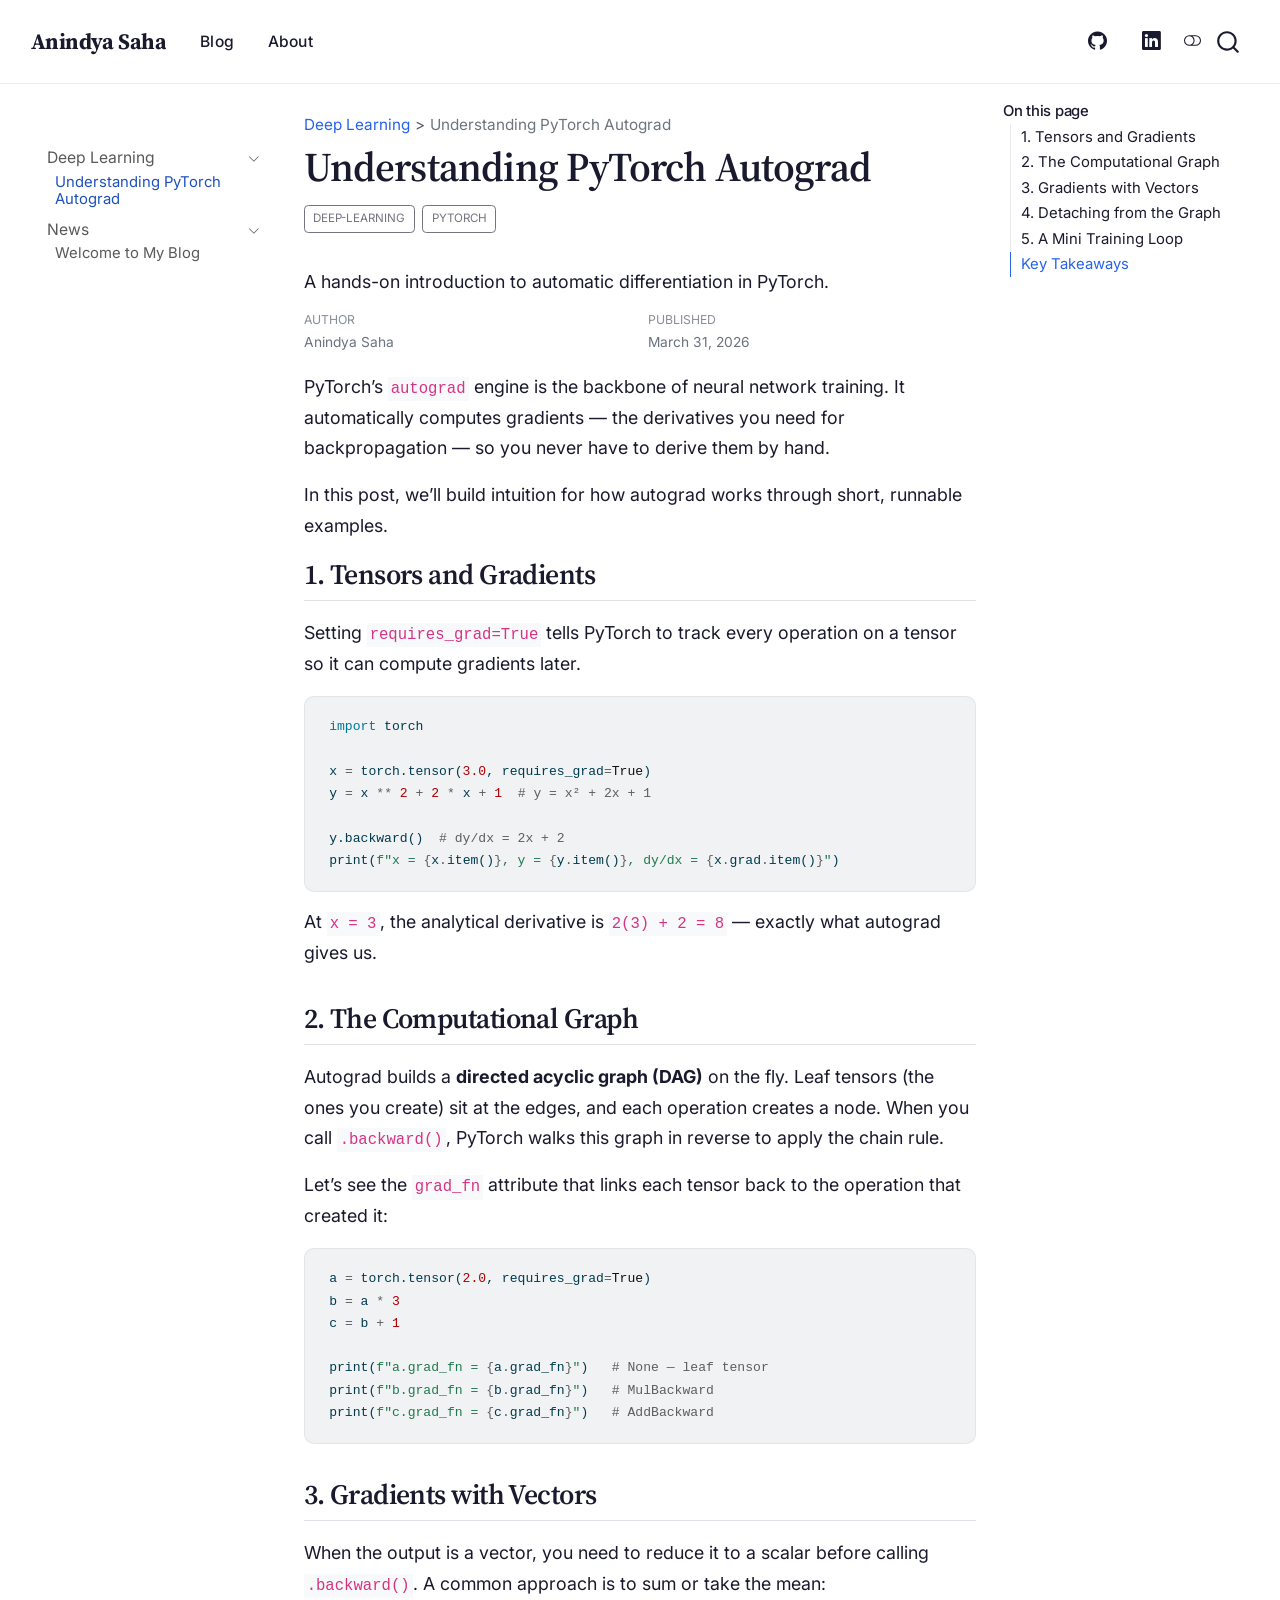
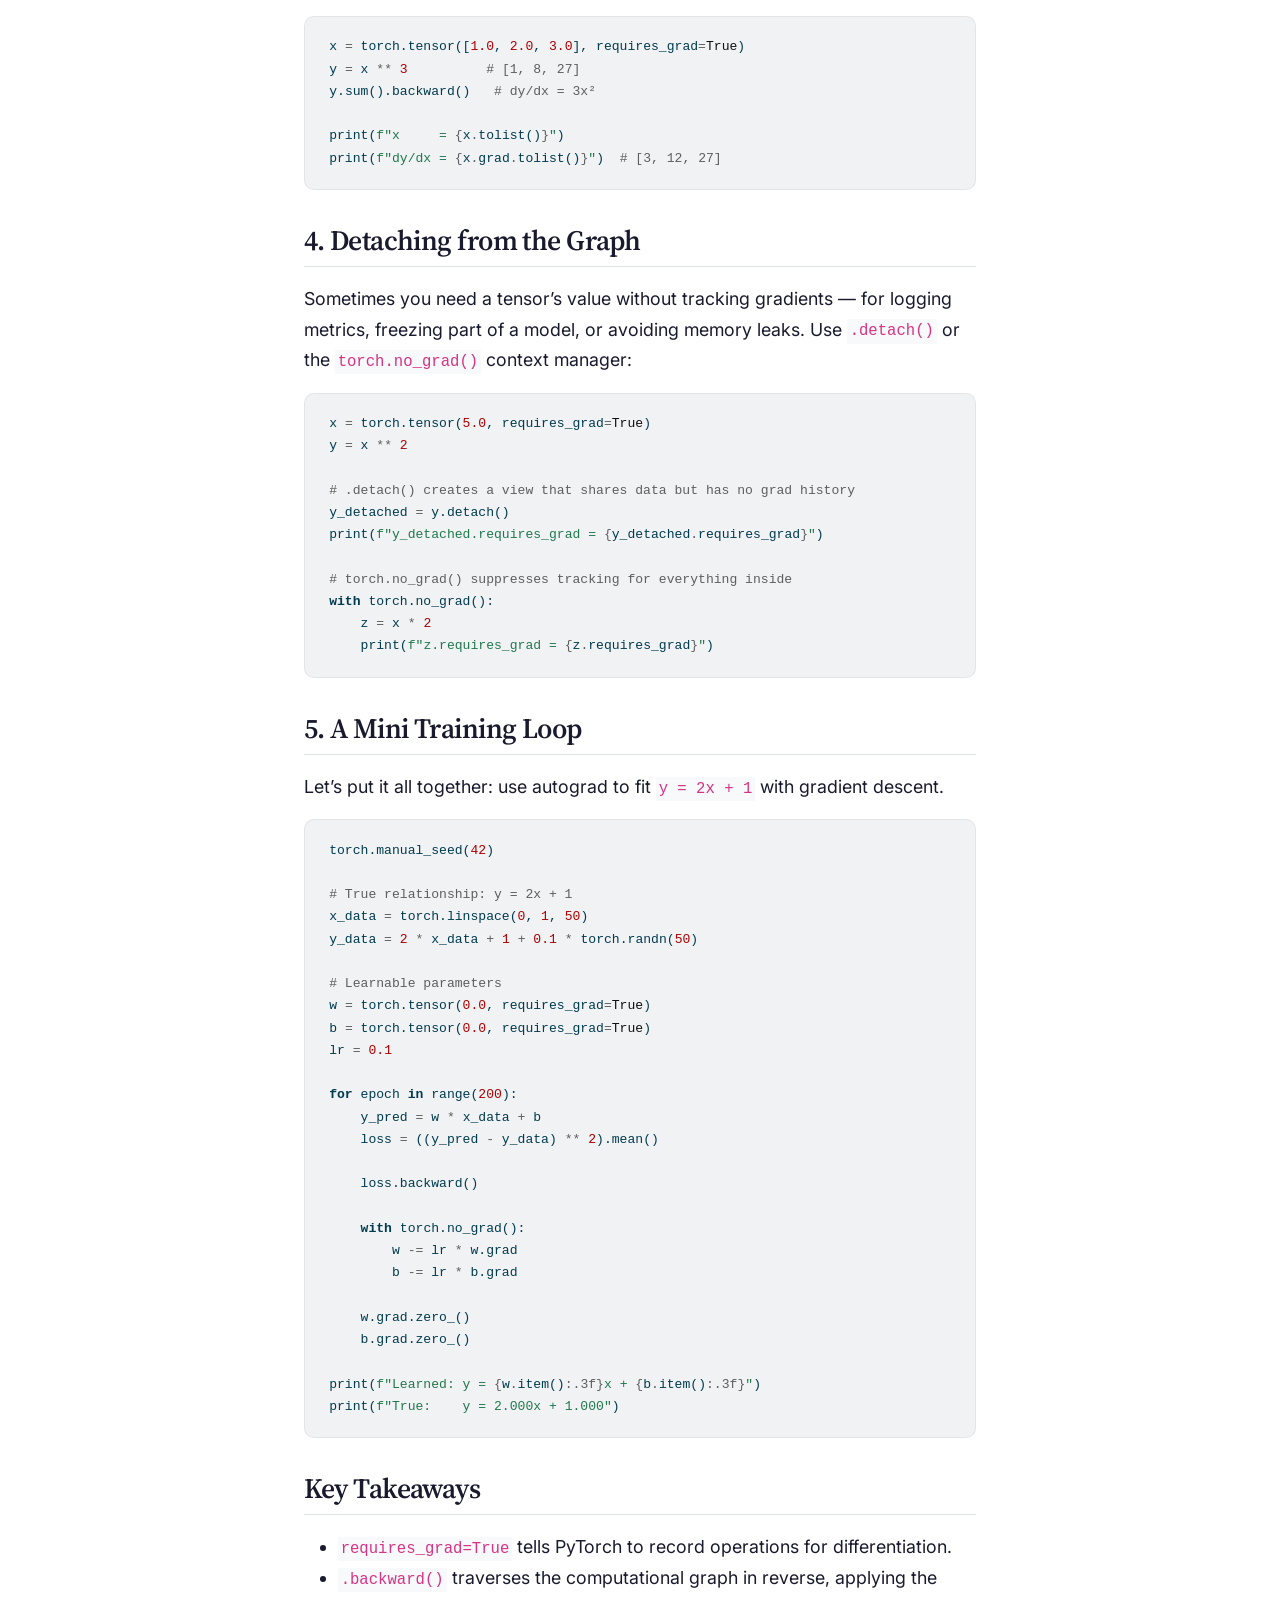
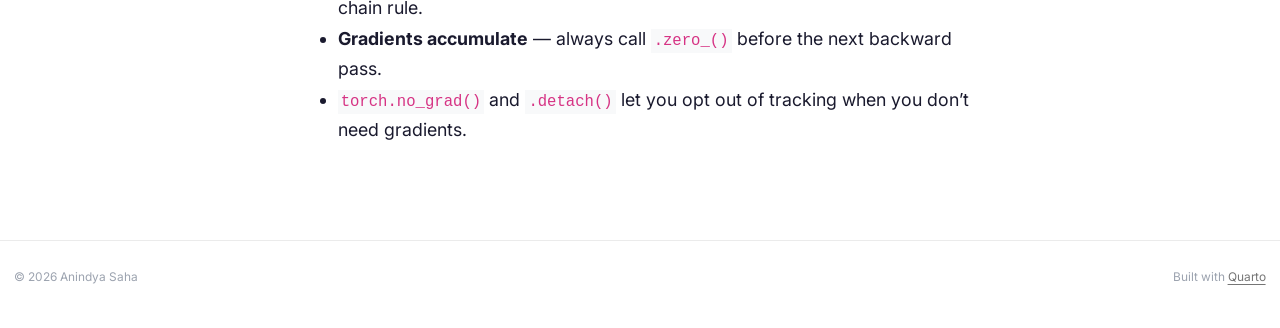
<file: docs/posts/pytorch-autograd/index.html>
<!DOCTYPE html>
<html xmlns="http://www.w3.org/1999/xhtml" lang="en" xml:lang="en"><head>

<meta charset="utf-8">
<meta name="generator" content="quarto-1.6.42">

<meta name="viewport" content="width=device-width, initial-scale=1.0, user-scalable=yes">

<meta name="author" content="Anindya Saha">
<meta name="dcterms.date" content="2026-03-31">
<meta name="description" content="A hands-on introduction to automatic differentiation in PyTorch.">

<title>Understanding PyTorch Autograd – Anindya Saha</title>
<style>
code{white-space: pre-wrap;}
span.smallcaps{font-variant: small-caps;}
div.columns{display: flex; gap: min(4vw, 1.5em);}
div.column{flex: auto; overflow-x: auto;}
div.hanging-indent{margin-left: 1.5em; text-indent: -1.5em;}
ul.task-list{list-style: none;}
ul.task-list li input[type="checkbox"] {
  width: 0.8em;
  margin: 0 0.8em 0.2em -1em; /* quarto-specific, see https://github.com/quarto-dev/quarto-cli/issues/4556 */ 
  vertical-align: middle;
}
/* CSS for syntax highlighting */
pre > code.sourceCode { white-space: pre; position: relative; }
pre > code.sourceCode > span { line-height: 1.25; }
pre > code.sourceCode > span:empty { height: 1.2em; }
.sourceCode { overflow: visible; }
code.sourceCode > span { color: inherit; text-decoration: inherit; }
div.sourceCode { margin: 1em 0; }
pre.sourceCode { margin: 0; }
@media screen {
div.sourceCode { overflow: auto; }
}
@media print {
pre > code.sourceCode { white-space: pre-wrap; }
pre > code.sourceCode > span { display: inline-block; text-indent: -5em; padding-left: 5em; }
}
pre.numberSource code
  { counter-reset: source-line 0; }
pre.numberSource code > span
  { position: relative; left: -4em; counter-increment: source-line; }
pre.numberSource code > span > a:first-child::before
  { content: counter(source-line);
    position: relative; left: -1em; text-align: right; vertical-align: baseline;
    border: none; display: inline-block;
    -webkit-touch-callout: none; -webkit-user-select: none;
    -khtml-user-select: none; -moz-user-select: none;
    -ms-user-select: none; user-select: none;
    padding: 0 4px; width: 4em;
  }
pre.numberSource { margin-left: 3em;  padding-left: 4px; }
div.sourceCode
  {   }
@media screen {
pre > code.sourceCode > span > a:first-child::before { text-decoration: underline; }
}
</style>


<script src="../../site_libs/quarto-nav/quarto-nav.js"></script>
<script src="../../site_libs/quarto-nav/headroom.min.js"></script>
<script src="../../site_libs/clipboard/clipboard.min.js"></script>
<script src="../../site_libs/quarto-search/autocomplete.umd.js"></script>
<script src="../../site_libs/quarto-search/fuse.min.js"></script>
<script src="../../site_libs/quarto-search/quarto-search.js"></script>
<meta name="quarto:offset" content="../../">
<script src="../../site_libs/quarto-html/quarto.js"></script>
<script src="../../site_libs/quarto-html/popper.min.js"></script>
<script src="../../site_libs/quarto-html/tippy.umd.min.js"></script>
<script src="../../site_libs/quarto-html/anchor.min.js"></script>
<link href="../../site_libs/quarto-html/tippy.css" rel="stylesheet">
<link href="../../site_libs/quarto-html/quarto-syntax-highlighting-2f5df379a58b258e96c21c0638c20c03.css" rel="stylesheet" class="quarto-color-scheme" id="quarto-text-highlighting-styles">
<link href="../../site_libs/quarto-html/quarto-syntax-highlighting-dark-b53751a350365c71b6c909e95f209ed1.css" rel="prefetch" class="quarto-color-scheme quarto-color-alternate" id="quarto-text-highlighting-styles">
<script src="../../site_libs/bootstrap/bootstrap.min.js"></script>
<link href="../../site_libs/bootstrap/bootstrap-icons.css" rel="stylesheet">
<link href="../../site_libs/bootstrap/bootstrap-e8451a9cbe5e11c01570937db8b341ae.min.css" rel="stylesheet" append-hash="true" class="quarto-color-scheme" id="quarto-bootstrap" data-mode="light">
<link href="../../site_libs/bootstrap/bootstrap-dark-8988881104832dc2448974444b7e5863.min.css" rel="prefetch" append-hash="true" class="quarto-color-scheme quarto-color-alternate" id="quarto-bootstrap" data-mode="dark">
<script id="quarto-search-options" type="application/json">{
  "location": "navbar",
  "copy-button": false,
  "collapse-after": 3,
  "panel-placement": "end",
  "type": "overlay",
  "limit": 50,
  "keyboard-shortcut": [
    "f",
    "/",
    "s"
  ],
  "show-item-context": false,
  "language": {
    "search-no-results-text": "No results",
    "search-matching-documents-text": "matching documents",
    "search-copy-link-title": "Copy link to search",
    "search-hide-matches-text": "Hide additional matches",
    "search-more-match-text": "more match in this document",
    "search-more-matches-text": "more matches in this document",
    "search-clear-button-title": "Clear",
    "search-text-placeholder": "",
    "search-detached-cancel-button-title": "Cancel",
    "search-submit-button-title": "Submit",
    "search-label": "Search"
  }
}</script>


<link rel="stylesheet" href="../../styles.css">
</head>

<body class="nav-sidebar floating nav-fixed">

<div id="quarto-search-results"></div>
  <header id="quarto-header" class="headroom fixed-top">
    <nav class="navbar navbar-expand-lg " data-bs-theme="dark">
      <div class="navbar-container container-fluid">
      <div class="navbar-brand-container mx-auto">
    <a class="navbar-brand" href="../../index.html">
    <span class="navbar-title">Anindya Saha</span>
    </a>
  </div>
            <div id="quarto-search" class="" title="Search"></div>
          <button class="navbar-toggler" type="button" data-bs-toggle="collapse" data-bs-target="#navbarCollapse" aria-controls="navbarCollapse" role="menu" aria-expanded="false" aria-label="Toggle navigation" onclick="if (window.quartoToggleHeadroom) { window.quartoToggleHeadroom(); }">
  <span class="navbar-toggler-icon"></span>
</button>
          <div class="collapse navbar-collapse" id="navbarCollapse">
            <ul class="navbar-nav navbar-nav-scroll me-auto">
  <li class="nav-item">
    <a class="nav-link" href="../../index.html"> 
<span class="menu-text">Blog</span></a>
  </li>  
  <li class="nav-item">
    <a class="nav-link" href="../../about.html"> 
<span class="menu-text">About</span></a>
  </li>  
</ul>
            <ul class="navbar-nav navbar-nav-scroll ms-auto">
  <li class="nav-item compact">
    <a class="nav-link" href="https://github.com/anindya-saha" target="_blank"> <i class="bi bi-github" role="img">
</i> 
<span class="menu-text"></span></a>
  </li>  
  <li class="nav-item compact">
    <a class="nav-link" href="https://www.linkedin.com/in/anindyacs/" target="_blank"> <i class="bi bi-linkedin" role="img">
</i> 
<span class="menu-text"></span></a>
  </li>  
</ul>
          </div> <!-- /navcollapse -->
            <div class="quarto-navbar-tools">
  <a href="" class="quarto-color-scheme-toggle quarto-navigation-tool  px-1" onclick="window.quartoToggleColorScheme(); return false;" title="Toggle dark mode"><i class="bi"></i></a>
</div>
      </div> <!-- /container-fluid -->
    </nav>
  <nav class="quarto-secondary-nav">
    <div class="container-fluid d-flex">
      <button type="button" class="quarto-btn-toggle btn" data-bs-toggle="collapse" role="button" data-bs-target=".quarto-sidebar-collapse-item" aria-controls="quarto-sidebar" aria-expanded="false" aria-label="Toggle sidebar navigation" onclick="if (window.quartoToggleHeadroom) { window.quartoToggleHeadroom(); }">
        <i class="bi bi-layout-text-sidebar-reverse"></i>
      </button>
        <nav class="quarto-page-breadcrumbs" aria-label="breadcrumb"><ol class="breadcrumb"><li class="breadcrumb-item"><a href="../../posts/pytorch-autograd/index.html">Deep Learning</a></li><li class="breadcrumb-item"><a href="../../posts/pytorch-autograd/index.html">Understanding PyTorch Autograd</a></li></ol></nav>
        <a class="flex-grow-1" role="navigation" data-bs-toggle="collapse" data-bs-target=".quarto-sidebar-collapse-item" aria-controls="quarto-sidebar" aria-expanded="false" aria-label="Toggle sidebar navigation" onclick="if (window.quartoToggleHeadroom) { window.quartoToggleHeadroom(); }">      
        </a>
      <button type="button" class="btn quarto-search-button" aria-label="Search" onclick="window.quartoOpenSearch();">
        <i class="bi bi-search"></i>
      </button>
    </div>
  </nav>
</header>
<!-- content -->
<div id="quarto-content" class="quarto-container page-columns page-rows-contents page-layout-article page-navbar">
<!-- sidebar -->
  <nav id="quarto-sidebar" class="sidebar collapse collapse-horizontal quarto-sidebar-collapse-item sidebar-navigation floating overflow-auto">
        <div class="mt-2 flex-shrink-0 align-items-center">
        <div class="sidebar-search">
        <div id="quarto-search" class="" title="Search"></div>
        </div>
        </div>
    <div class="sidebar-menu-container"> 
    <ul class="list-unstyled mt-1">
        <li class="sidebar-item sidebar-item-section">
      <div class="sidebar-item-container"> 
            <a class="sidebar-item-text sidebar-link text-start" data-bs-toggle="collapse" data-bs-target="#quarto-sidebar-section-1" role="navigation" aria-expanded="true">
 <span class="menu-text">Deep Learning</span></a>
          <a class="sidebar-item-toggle text-start" data-bs-toggle="collapse" data-bs-target="#quarto-sidebar-section-1" role="navigation" aria-expanded="true" aria-label="Toggle section">
            <i class="bi bi-chevron-right ms-2"></i>
          </a> 
      </div>
      <ul id="quarto-sidebar-section-1" class="collapse list-unstyled sidebar-section depth1 show">  
          <li class="sidebar-item">
  <div class="sidebar-item-container"> 
  <a href="../../posts/pytorch-autograd/index.html" class="sidebar-item-text sidebar-link active">
 <span class="menu-text">Understanding PyTorch Autograd</span></a>
  </div>
</li>
      </ul>
  </li>
        <li class="sidebar-item sidebar-item-section">
      <div class="sidebar-item-container"> 
            <a class="sidebar-item-text sidebar-link text-start" data-bs-toggle="collapse" data-bs-target="#quarto-sidebar-section-2" role="navigation" aria-expanded="true">
 <span class="menu-text">News</span></a>
          <a class="sidebar-item-toggle text-start" data-bs-toggle="collapse" data-bs-target="#quarto-sidebar-section-2" role="navigation" aria-expanded="true" aria-label="Toggle section">
            <i class="bi bi-chevron-right ms-2"></i>
          </a> 
      </div>
      <ul id="quarto-sidebar-section-2" class="collapse list-unstyled sidebar-section depth1 show">  
          <li class="sidebar-item">
  <div class="sidebar-item-container"> 
  <a href="../../posts/welcome/index.html" class="sidebar-item-text sidebar-link">
 <span class="menu-text">Welcome to My Blog</span></a>
  </div>
</li>
      </ul>
  </li>
    </ul>
    </div>
</nav>
<div id="quarto-sidebar-glass" class="quarto-sidebar-collapse-item" data-bs-toggle="collapse" data-bs-target=".quarto-sidebar-collapse-item"></div>
<!-- margin-sidebar -->
    <div id="quarto-margin-sidebar" class="sidebar margin-sidebar">
        <nav id="TOC" role="doc-toc" class="toc-active">
    <h2 id="toc-title">On this page</h2>
   
  <ul>
  <li><a href="#tensors-and-gradients" id="toc-tensors-and-gradients" class="nav-link active" data-scroll-target="#tensors-and-gradients">1. Tensors and Gradients</a></li>
  <li><a href="#the-computational-graph" id="toc-the-computational-graph" class="nav-link" data-scroll-target="#the-computational-graph">2. The Computational Graph</a></li>
  <li><a href="#gradients-with-vectors" id="toc-gradients-with-vectors" class="nav-link" data-scroll-target="#gradients-with-vectors">3. Gradients with Vectors</a></li>
  <li><a href="#detaching-from-the-graph" id="toc-detaching-from-the-graph" class="nav-link" data-scroll-target="#detaching-from-the-graph">4. Detaching from the Graph</a></li>
  <li><a href="#a-mini-training-loop" id="toc-a-mini-training-loop" class="nav-link" data-scroll-target="#a-mini-training-loop">5. A Mini Training Loop</a></li>
  <li><a href="#key-takeaways" id="toc-key-takeaways" class="nav-link" data-scroll-target="#key-takeaways">Key Takeaways</a></li>
  </ul>
</nav>
    </div>
<!-- main -->
<main class="content" id="quarto-document-content">

<header id="title-block-header" class="quarto-title-block default"><nav class="quarto-page-breadcrumbs quarto-title-breadcrumbs d-none d-lg-block" aria-label="breadcrumb"><ol class="breadcrumb"><li class="breadcrumb-item"><a href="../../posts/pytorch-autograd/index.html">Deep Learning</a></li><li class="breadcrumb-item"><a href="../../posts/pytorch-autograd/index.html">Understanding PyTorch Autograd</a></li></ol></nav>
<div class="quarto-title">
<h1 class="title">Understanding PyTorch Autograd</h1>
  <div class="quarto-categories">
    <div class="quarto-category">deep-learning</div>
    <div class="quarto-category">pytorch</div>
  </div>
  </div>

<div>
  <div class="description">
    A hands-on introduction to automatic differentiation in PyTorch.
  </div>
</div>


<div class="quarto-title-meta">

    <div>
    <div class="quarto-title-meta-heading">Author</div>
    <div class="quarto-title-meta-contents">
             <p>Anindya Saha </p>
          </div>
  </div>
    
    <div>
    <div class="quarto-title-meta-heading">Published</div>
    <div class="quarto-title-meta-contents">
      <p class="date">March 31, 2026</p>
    </div>
  </div>
  
    
  </div>
  


</header>


<p>PyTorch’s <code>autograd</code> engine is the backbone of neural network training. It automatically computes gradients — the derivatives you need for backpropagation — so you never have to derive them by hand.</p>
<p>In this post, we’ll build intuition for how autograd works through short, runnable examples.</p>
<section id="tensors-and-gradients" class="level2">
<h2 class="anchored" data-anchor-id="tensors-and-gradients">1. Tensors and Gradients</h2>
<p>Setting <code>requires_grad=True</code> tells PyTorch to track every operation on a tensor so it can compute gradients later.</p>
<div id="cell-3" class="cell">
<div class="sourceCode cell-code" id="cb1"><pre class="sourceCode python code-with-copy"><code class="sourceCode python"><span id="cb1-1"><a href="#cb1-1" aria-hidden="true" tabindex="-1"></a><span class="im">import</span> torch</span>
<span id="cb1-2"><a href="#cb1-2" aria-hidden="true" tabindex="-1"></a></span>
<span id="cb1-3"><a href="#cb1-3" aria-hidden="true" tabindex="-1"></a>x <span class="op">=</span> torch.tensor(<span class="fl">3.0</span>, requires_grad<span class="op">=</span><span class="va">True</span>)</span>
<span id="cb1-4"><a href="#cb1-4" aria-hidden="true" tabindex="-1"></a>y <span class="op">=</span> x <span class="op">**</span> <span class="dv">2</span> <span class="op">+</span> <span class="dv">2</span> <span class="op">*</span> x <span class="op">+</span> <span class="dv">1</span>  <span class="co"># y = x² + 2x + 1</span></span>
<span id="cb1-5"><a href="#cb1-5" aria-hidden="true" tabindex="-1"></a></span>
<span id="cb1-6"><a href="#cb1-6" aria-hidden="true" tabindex="-1"></a>y.backward()  <span class="co"># dy/dx = 2x + 2</span></span>
<span id="cb1-7"><a href="#cb1-7" aria-hidden="true" tabindex="-1"></a><span class="bu">print</span>(<span class="ss">f"x = </span><span class="sc">{</span>x<span class="sc">.</span>item()<span class="sc">}</span><span class="ss">, y = </span><span class="sc">{</span>y<span class="sc">.</span>item()<span class="sc">}</span><span class="ss">, dy/dx = </span><span class="sc">{</span>x<span class="sc">.</span>grad<span class="sc">.</span>item()<span class="sc">}</span><span class="ss">"</span>)</span></code><button title="Copy to Clipboard" class="code-copy-button"><i class="bi"></i></button></pre></div>
</div>
<p>At <code>x = 3</code>, the analytical derivative is <code>2(3) + 2 = 8</code> — exactly what autograd gives us.</p>
</section>
<section id="the-computational-graph" class="level2">
<h2 class="anchored" data-anchor-id="the-computational-graph">2. The Computational Graph</h2>
<p>Autograd builds a <strong>directed acyclic graph (DAG)</strong> on the fly. Leaf tensors (the ones you create) sit at the edges, and each operation creates a node. When you call <code>.backward()</code>, PyTorch walks this graph in reverse to apply the chain rule.</p>
<p>Let’s see the <code>grad_fn</code> attribute that links each tensor back to the operation that created it:</p>
<div id="cell-6" class="cell">
<div class="sourceCode cell-code" id="cb2"><pre class="sourceCode python code-with-copy"><code class="sourceCode python"><span id="cb2-1"><a href="#cb2-1" aria-hidden="true" tabindex="-1"></a>a <span class="op">=</span> torch.tensor(<span class="fl">2.0</span>, requires_grad<span class="op">=</span><span class="va">True</span>)</span>
<span id="cb2-2"><a href="#cb2-2" aria-hidden="true" tabindex="-1"></a>b <span class="op">=</span> a <span class="op">*</span> <span class="dv">3</span></span>
<span id="cb2-3"><a href="#cb2-3" aria-hidden="true" tabindex="-1"></a>c <span class="op">=</span> b <span class="op">+</span> <span class="dv">1</span></span>
<span id="cb2-4"><a href="#cb2-4" aria-hidden="true" tabindex="-1"></a></span>
<span id="cb2-5"><a href="#cb2-5" aria-hidden="true" tabindex="-1"></a><span class="bu">print</span>(<span class="ss">f"a.grad_fn = </span><span class="sc">{</span>a<span class="sc">.</span>grad_fn<span class="sc">}</span><span class="ss">"</span>)   <span class="co"># None — leaf tensor</span></span>
<span id="cb2-6"><a href="#cb2-6" aria-hidden="true" tabindex="-1"></a><span class="bu">print</span>(<span class="ss">f"b.grad_fn = </span><span class="sc">{</span>b<span class="sc">.</span>grad_fn<span class="sc">}</span><span class="ss">"</span>)   <span class="co"># MulBackward</span></span>
<span id="cb2-7"><a href="#cb2-7" aria-hidden="true" tabindex="-1"></a><span class="bu">print</span>(<span class="ss">f"c.grad_fn = </span><span class="sc">{</span>c<span class="sc">.</span>grad_fn<span class="sc">}</span><span class="ss">"</span>)   <span class="co"># AddBackward</span></span></code><button title="Copy to Clipboard" class="code-copy-button"><i class="bi"></i></button></pre></div>
</div>
</section>
<section id="gradients-with-vectors" class="level2">
<h2 class="anchored" data-anchor-id="gradients-with-vectors">3. Gradients with Vectors</h2>
<p>When the output is a vector, you need to reduce it to a scalar before calling <code>.backward()</code>. A common approach is to sum or take the mean:</p>
<div id="cell-8" class="cell">
<div class="sourceCode cell-code" id="cb3"><pre class="sourceCode python code-with-copy"><code class="sourceCode python"><span id="cb3-1"><a href="#cb3-1" aria-hidden="true" tabindex="-1"></a>x <span class="op">=</span> torch.tensor([<span class="fl">1.0</span>, <span class="fl">2.0</span>, <span class="fl">3.0</span>], requires_grad<span class="op">=</span><span class="va">True</span>)</span>
<span id="cb3-2"><a href="#cb3-2" aria-hidden="true" tabindex="-1"></a>y <span class="op">=</span> x <span class="op">**</span> <span class="dv">3</span>          <span class="co"># [1, 8, 27]</span></span>
<span id="cb3-3"><a href="#cb3-3" aria-hidden="true" tabindex="-1"></a>y.<span class="bu">sum</span>().backward()   <span class="co"># dy/dx = 3x²</span></span>
<span id="cb3-4"><a href="#cb3-4" aria-hidden="true" tabindex="-1"></a></span>
<span id="cb3-5"><a href="#cb3-5" aria-hidden="true" tabindex="-1"></a><span class="bu">print</span>(<span class="ss">f"x     = </span><span class="sc">{</span>x<span class="sc">.</span>tolist()<span class="sc">}</span><span class="ss">"</span>)</span>
<span id="cb3-6"><a href="#cb3-6" aria-hidden="true" tabindex="-1"></a><span class="bu">print</span>(<span class="ss">f"dy/dx = </span><span class="sc">{</span>x<span class="sc">.</span>grad<span class="sc">.</span>tolist()<span class="sc">}</span><span class="ss">"</span>)  <span class="co"># [3, 12, 27]</span></span></code><button title="Copy to Clipboard" class="code-copy-button"><i class="bi"></i></button></pre></div>
</div>
</section>
<section id="detaching-from-the-graph" class="level2">
<h2 class="anchored" data-anchor-id="detaching-from-the-graph">4. Detaching from the Graph</h2>
<p>Sometimes you need a tensor’s value without tracking gradients — for logging metrics, freezing part of a model, or avoiding memory leaks. Use <code>.detach()</code> or the <code>torch.no_grad()</code> context manager:</p>
<div id="cell-10" class="cell">
<div class="sourceCode cell-code" id="cb4"><pre class="sourceCode python code-with-copy"><code class="sourceCode python"><span id="cb4-1"><a href="#cb4-1" aria-hidden="true" tabindex="-1"></a>x <span class="op">=</span> torch.tensor(<span class="fl">5.0</span>, requires_grad<span class="op">=</span><span class="va">True</span>)</span>
<span id="cb4-2"><a href="#cb4-2" aria-hidden="true" tabindex="-1"></a>y <span class="op">=</span> x <span class="op">**</span> <span class="dv">2</span></span>
<span id="cb4-3"><a href="#cb4-3" aria-hidden="true" tabindex="-1"></a></span>
<span id="cb4-4"><a href="#cb4-4" aria-hidden="true" tabindex="-1"></a><span class="co"># .detach() creates a view that shares data but has no grad history</span></span>
<span id="cb4-5"><a href="#cb4-5" aria-hidden="true" tabindex="-1"></a>y_detached <span class="op">=</span> y.detach()</span>
<span id="cb4-6"><a href="#cb4-6" aria-hidden="true" tabindex="-1"></a><span class="bu">print</span>(<span class="ss">f"y_detached.requires_grad = </span><span class="sc">{</span>y_detached<span class="sc">.</span>requires_grad<span class="sc">}</span><span class="ss">"</span>)</span>
<span id="cb4-7"><a href="#cb4-7" aria-hidden="true" tabindex="-1"></a></span>
<span id="cb4-8"><a href="#cb4-8" aria-hidden="true" tabindex="-1"></a><span class="co"># torch.no_grad() suppresses tracking for everything inside</span></span>
<span id="cb4-9"><a href="#cb4-9" aria-hidden="true" tabindex="-1"></a><span class="cf">with</span> torch.no_grad():</span>
<span id="cb4-10"><a href="#cb4-10" aria-hidden="true" tabindex="-1"></a>    z <span class="op">=</span> x <span class="op">*</span> <span class="dv">2</span></span>
<span id="cb4-11"><a href="#cb4-11" aria-hidden="true" tabindex="-1"></a>    <span class="bu">print</span>(<span class="ss">f"z.requires_grad = </span><span class="sc">{</span>z<span class="sc">.</span>requires_grad<span class="sc">}</span><span class="ss">"</span>)</span></code><button title="Copy to Clipboard" class="code-copy-button"><i class="bi"></i></button></pre></div>
</div>
</section>
<section id="a-mini-training-loop" class="level2">
<h2 class="anchored" data-anchor-id="a-mini-training-loop">5. A Mini Training Loop</h2>
<p>Let’s put it all together: use autograd to fit <code>y = 2x + 1</code> with gradient descent.</p>
<div id="cell-12" class="cell">
<div class="sourceCode cell-code" id="cb5"><pre class="sourceCode python code-with-copy"><code class="sourceCode python"><span id="cb5-1"><a href="#cb5-1" aria-hidden="true" tabindex="-1"></a>torch.manual_seed(<span class="dv">42</span>)</span>
<span id="cb5-2"><a href="#cb5-2" aria-hidden="true" tabindex="-1"></a></span>
<span id="cb5-3"><a href="#cb5-3" aria-hidden="true" tabindex="-1"></a><span class="co"># True relationship: y = 2x + 1</span></span>
<span id="cb5-4"><a href="#cb5-4" aria-hidden="true" tabindex="-1"></a>x_data <span class="op">=</span> torch.linspace(<span class="dv">0</span>, <span class="dv">1</span>, <span class="dv">50</span>)</span>
<span id="cb5-5"><a href="#cb5-5" aria-hidden="true" tabindex="-1"></a>y_data <span class="op">=</span> <span class="dv">2</span> <span class="op">*</span> x_data <span class="op">+</span> <span class="dv">1</span> <span class="op">+</span> <span class="fl">0.1</span> <span class="op">*</span> torch.randn(<span class="dv">50</span>)</span>
<span id="cb5-6"><a href="#cb5-6" aria-hidden="true" tabindex="-1"></a></span>
<span id="cb5-7"><a href="#cb5-7" aria-hidden="true" tabindex="-1"></a><span class="co"># Learnable parameters</span></span>
<span id="cb5-8"><a href="#cb5-8" aria-hidden="true" tabindex="-1"></a>w <span class="op">=</span> torch.tensor(<span class="fl">0.0</span>, requires_grad<span class="op">=</span><span class="va">True</span>)</span>
<span id="cb5-9"><a href="#cb5-9" aria-hidden="true" tabindex="-1"></a>b <span class="op">=</span> torch.tensor(<span class="fl">0.0</span>, requires_grad<span class="op">=</span><span class="va">True</span>)</span>
<span id="cb5-10"><a href="#cb5-10" aria-hidden="true" tabindex="-1"></a>lr <span class="op">=</span> <span class="fl">0.1</span></span>
<span id="cb5-11"><a href="#cb5-11" aria-hidden="true" tabindex="-1"></a></span>
<span id="cb5-12"><a href="#cb5-12" aria-hidden="true" tabindex="-1"></a><span class="cf">for</span> epoch <span class="kw">in</span> <span class="bu">range</span>(<span class="dv">200</span>):</span>
<span id="cb5-13"><a href="#cb5-13" aria-hidden="true" tabindex="-1"></a>    y_pred <span class="op">=</span> w <span class="op">*</span> x_data <span class="op">+</span> b</span>
<span id="cb5-14"><a href="#cb5-14" aria-hidden="true" tabindex="-1"></a>    loss <span class="op">=</span> ((y_pred <span class="op">-</span> y_data) <span class="op">**</span> <span class="dv">2</span>).mean()</span>
<span id="cb5-15"><a href="#cb5-15" aria-hidden="true" tabindex="-1"></a></span>
<span id="cb5-16"><a href="#cb5-16" aria-hidden="true" tabindex="-1"></a>    loss.backward()</span>
<span id="cb5-17"><a href="#cb5-17" aria-hidden="true" tabindex="-1"></a></span>
<span id="cb5-18"><a href="#cb5-18" aria-hidden="true" tabindex="-1"></a>    <span class="cf">with</span> torch.no_grad():</span>
<span id="cb5-19"><a href="#cb5-19" aria-hidden="true" tabindex="-1"></a>        w <span class="op">-=</span> lr <span class="op">*</span> w.grad</span>
<span id="cb5-20"><a href="#cb5-20" aria-hidden="true" tabindex="-1"></a>        b <span class="op">-=</span> lr <span class="op">*</span> b.grad</span>
<span id="cb5-21"><a href="#cb5-21" aria-hidden="true" tabindex="-1"></a></span>
<span id="cb5-22"><a href="#cb5-22" aria-hidden="true" tabindex="-1"></a>    w.grad.zero_()</span>
<span id="cb5-23"><a href="#cb5-23" aria-hidden="true" tabindex="-1"></a>    b.grad.zero_()</span>
<span id="cb5-24"><a href="#cb5-24" aria-hidden="true" tabindex="-1"></a></span>
<span id="cb5-25"><a href="#cb5-25" aria-hidden="true" tabindex="-1"></a><span class="bu">print</span>(<span class="ss">f"Learned: y = </span><span class="sc">{</span>w<span class="sc">.</span>item()<span class="sc">:.3f}</span><span class="ss">x + </span><span class="sc">{</span>b<span class="sc">.</span>item()<span class="sc">:.3f}</span><span class="ss">"</span>)</span>
<span id="cb5-26"><a href="#cb5-26" aria-hidden="true" tabindex="-1"></a><span class="bu">print</span>(<span class="ss">f"True:    y = 2.000x + 1.000"</span>)</span></code><button title="Copy to Clipboard" class="code-copy-button"><i class="bi"></i></button></pre></div>
</div>
</section>
<section id="key-takeaways" class="level2">
<h2 class="anchored" data-anchor-id="key-takeaways">Key Takeaways</h2>
<ul>
<li><strong><code>requires_grad=True</code></strong> tells PyTorch to record operations for differentiation.</li>
<li><strong><code>.backward()</code></strong> traverses the computational graph in reverse, applying the chain rule.</li>
<li><strong>Gradients accumulate</strong> — always call <code>.zero_()</code> before the next backward pass.</li>
<li><strong><code>torch.no_grad()</code></strong> and <strong><code>.detach()</code></strong> let you opt out of tracking when you don’t need gradients.</li>
</ul>


</section>

</main> <!-- /main -->
<script id="quarto-html-after-body" type="application/javascript">
window.document.addEventListener("DOMContentLoaded", function (event) {
  const toggleBodyColorMode = (bsSheetEl) => {
    const mode = bsSheetEl.getAttribute("data-mode");
    const bodyEl = window.document.querySelector("body");
    if (mode === "dark") {
      bodyEl.classList.add("quarto-dark");
      bodyEl.classList.remove("quarto-light");
    } else {
      bodyEl.classList.add("quarto-light");
      bodyEl.classList.remove("quarto-dark");
    }
  }
  const toggleBodyColorPrimary = () => {
    const bsSheetEl = window.document.querySelector("link#quarto-bootstrap");
    if (bsSheetEl) {
      toggleBodyColorMode(bsSheetEl);
    }
  }
  toggleBodyColorPrimary();  
  const disableStylesheet = (stylesheets) => {
    for (let i=0; i < stylesheets.length; i++) {
      const stylesheet = stylesheets[i];
      stylesheet.rel = 'prefetch';
    }
  }
  const enableStylesheet = (stylesheets) => {
    for (let i=0; i < stylesheets.length; i++) {
      const stylesheet = stylesheets[i];
      stylesheet.rel = 'stylesheet';
    }
  }
  const manageTransitions = (selector, allowTransitions) => {
    const els = window.document.querySelectorAll(selector);
    for (let i=0; i < els.length; i++) {
      const el = els[i];
      if (allowTransitions) {
        el.classList.remove('notransition');
      } else {
        el.classList.add('notransition');
      }
    }
  }
  const toggleGiscusIfUsed = (isAlternate, darkModeDefault) => {
    const baseTheme = document.querySelector('#giscus-base-theme')?.value ?? 'light';
    const alternateTheme = document.querySelector('#giscus-alt-theme')?.value ?? 'dark';
    let newTheme = '';
    if(darkModeDefault) {
      newTheme = isAlternate ? baseTheme : alternateTheme;
    } else {
      newTheme = isAlternate ? alternateTheme : baseTheme;
    }
    const changeGiscusTheme = () => {
      // From: https://github.com/giscus/giscus/issues/336
      const sendMessage = (message) => {
        const iframe = document.querySelector('iframe.giscus-frame');
        if (!iframe) return;
        iframe.contentWindow.postMessage({ giscus: message }, 'https://giscus.app');
      }
      sendMessage({
        setConfig: {
          theme: newTheme
        }
      });
    }
    const isGiscussLoaded = window.document.querySelector('iframe.giscus-frame') !== null;
    if (isGiscussLoaded) {
      changeGiscusTheme();
    }
  }
  const toggleColorMode = (alternate) => {
    // Switch the stylesheets
    const alternateStylesheets = window.document.querySelectorAll('link.quarto-color-scheme.quarto-color-alternate');
    manageTransitions('#quarto-margin-sidebar .nav-link', false);
    if (alternate) {
      enableStylesheet(alternateStylesheets);
      for (const sheetNode of alternateStylesheets) {
        if (sheetNode.id === "quarto-bootstrap") {
          toggleBodyColorMode(sheetNode);
        }
      }
    } else {
      disableStylesheet(alternateStylesheets);
      toggleBodyColorPrimary();
    }
    manageTransitions('#quarto-margin-sidebar .nav-link', true);
    // Switch the toggles
    const toggles = window.document.querySelectorAll('.quarto-color-scheme-toggle');
    for (let i=0; i < toggles.length; i++) {
      const toggle = toggles[i];
      if (toggle) {
        if (alternate) {
          toggle.classList.add("alternate");     
        } else {
          toggle.classList.remove("alternate");
        }
      }
    }
    // Hack to workaround the fact that safari doesn't
    // properly recolor the scrollbar when toggling (#1455)
    if (navigator.userAgent.indexOf('Safari') > 0 && navigator.userAgent.indexOf('Chrome') == -1) {
      manageTransitions("body", false);
      window.scrollTo(0, 1);
      setTimeout(() => {
        window.scrollTo(0, 0);
        manageTransitions("body", true);
      }, 40);  
    }
  }
  const isFileUrl = () => { 
    return window.location.protocol === 'file:';
  }
  const hasAlternateSentinel = () => {  
    let styleSentinel = getColorSchemeSentinel();
    if (styleSentinel !== null) {
      return styleSentinel === "alternate";
    } else {
      return false;
    }
  }
  const setStyleSentinel = (alternate) => {
    const value = alternate ? "alternate" : "default";
    if (!isFileUrl()) {
      window.localStorage.setItem("quarto-color-scheme", value);
    } else {
      localAlternateSentinel = value;
    }
  }
  const getColorSchemeSentinel = () => {
    if (!isFileUrl()) {
      const storageValue = window.localStorage.getItem("quarto-color-scheme");
      return storageValue != null ? storageValue : localAlternateSentinel;
    } else {
      return localAlternateSentinel;
    }
  }
  const darkModeDefault = false;
  let localAlternateSentinel = darkModeDefault ? 'alternate' : 'default';
  // Dark / light mode switch
  window.quartoToggleColorScheme = () => {
    // Read the current dark / light value 
    let toAlternate = !hasAlternateSentinel();
    toggleColorMode(toAlternate);
    setStyleSentinel(toAlternate);
    toggleGiscusIfUsed(toAlternate, darkModeDefault);
  };
  // Ensure there is a toggle, if there isn't float one in the top right
  if (window.document.querySelector('.quarto-color-scheme-toggle') === null) {
    const a = window.document.createElement('a');
    a.classList.add('top-right');
    a.classList.add('quarto-color-scheme-toggle');
    a.href = "";
    a.onclick = function() { try { window.quartoToggleColorScheme(); } catch {} return false; };
    const i = window.document.createElement("i");
    i.classList.add('bi');
    a.appendChild(i);
    window.document.body.appendChild(a);
  }
  // Switch to dark mode if need be
  if (hasAlternateSentinel()) {
    toggleColorMode(true);
  } else {
    toggleColorMode(false);
  }
  const icon = "";
  const anchorJS = new window.AnchorJS();
  anchorJS.options = {
    placement: 'right',
    icon: icon
  };
  anchorJS.add('.anchored');
  const isCodeAnnotation = (el) => {
    for (const clz of el.classList) {
      if (clz.startsWith('code-annotation-')) {                     
        return true;
      }
    }
    return false;
  }
  const onCopySuccess = function(e) {
    // button target
    const button = e.trigger;
    // don't keep focus
    button.blur();
    // flash "checked"
    button.classList.add('code-copy-button-checked');
    var currentTitle = button.getAttribute("title");
    button.setAttribute("title", "Copied!");
    let tooltip;
    if (window.bootstrap) {
      button.setAttribute("data-bs-toggle", "tooltip");
      button.setAttribute("data-bs-placement", "left");
      button.setAttribute("data-bs-title", "Copied!");
      tooltip = new bootstrap.Tooltip(button, 
        { trigger: "manual", 
          customClass: "code-copy-button-tooltip",
          offset: [0, -8]});
      tooltip.show();    
    }
    setTimeout(function() {
      if (tooltip) {
        tooltip.hide();
        button.removeAttribute("data-bs-title");
        button.removeAttribute("data-bs-toggle");
        button.removeAttribute("data-bs-placement");
      }
      button.setAttribute("title", currentTitle);
      button.classList.remove('code-copy-button-checked');
    }, 1000);
    // clear code selection
    e.clearSelection();
  }
  const getTextToCopy = function(trigger) {
      const codeEl = trigger.previousElementSibling.cloneNode(true);
      for (const childEl of codeEl.children) {
        if (isCodeAnnotation(childEl)) {
          childEl.remove();
        }
      }
      return codeEl.innerText;
  }
  const clipboard = new window.ClipboardJS('.code-copy-button:not([data-in-quarto-modal])', {
    text: getTextToCopy
  });
  clipboard.on('success', onCopySuccess);
  if (window.document.getElementById('quarto-embedded-source-code-modal')) {
    const clipboardModal = new window.ClipboardJS('.code-copy-button[data-in-quarto-modal]', {
      text: getTextToCopy,
      container: window.document.getElementById('quarto-embedded-source-code-modal')
    });
    clipboardModal.on('success', onCopySuccess);
  }
    var localhostRegex = new RegExp(/^(?:http|https):\/\/localhost\:?[0-9]*\//);
    var mailtoRegex = new RegExp(/^mailto:/);
      var filterRegex = new RegExp("https:\/\/anindya-saha\.github\.io");
    var isInternal = (href) => {
        return filterRegex.test(href) || localhostRegex.test(href) || mailtoRegex.test(href);
    }
    // Inspect non-navigation links and adorn them if external
 	var links = window.document.querySelectorAll('a[href]:not(.nav-link):not(.navbar-brand):not(.toc-action):not(.sidebar-link):not(.sidebar-item-toggle):not(.pagination-link):not(.no-external):not([aria-hidden]):not(.dropdown-item):not(.quarto-navigation-tool):not(.about-link)');
    for (var i=0; i<links.length; i++) {
      const link = links[i];
      if (!isInternal(link.href)) {
        // undo the damage that might have been done by quarto-nav.js in the case of
        // links that we want to consider external
        if (link.dataset.originalHref !== undefined) {
          link.href = link.dataset.originalHref;
        }
      }
    }
  function tippyHover(el, contentFn, onTriggerFn, onUntriggerFn) {
    const config = {
      allowHTML: true,
      maxWidth: 500,
      delay: 100,
      arrow: false,
      appendTo: function(el) {
          return el.parentElement;
      },
      interactive: true,
      interactiveBorder: 10,
      theme: 'quarto',
      placement: 'bottom-start',
    };
    if (contentFn) {
      config.content = contentFn;
    }
    if (onTriggerFn) {
      config.onTrigger = onTriggerFn;
    }
    if (onUntriggerFn) {
      config.onUntrigger = onUntriggerFn;
    }
    window.tippy(el, config); 
  }
  const noterefs = window.document.querySelectorAll('a[role="doc-noteref"]');
  for (var i=0; i<noterefs.length; i++) {
    const ref = noterefs[i];
    tippyHover(ref, function() {
      // use id or data attribute instead here
      let href = ref.getAttribute('data-footnote-href') || ref.getAttribute('href');
      try { href = new URL(href).hash; } catch {}
      const id = href.replace(/^#\/?/, "");
      const note = window.document.getElementById(id);
      if (note) {
        return note.innerHTML;
      } else {
        return "";
      }
    });
  }
  const xrefs = window.document.querySelectorAll('a.quarto-xref');
  const processXRef = (id, note) => {
    // Strip column container classes
    const stripColumnClz = (el) => {
      el.classList.remove("page-full", "page-columns");
      if (el.children) {
        for (const child of el.children) {
          stripColumnClz(child);
        }
      }
    }
    stripColumnClz(note)
    if (id === null || id.startsWith('sec-')) {
      // Special case sections, only their first couple elements
      const container = document.createElement("div");
      if (note.children && note.children.length > 2) {
        container.appendChild(note.children[0].cloneNode(true));
        for (let i = 1; i < note.children.length; i++) {
          const child = note.children[i];
          if (child.tagName === "P" && child.innerText === "") {
            continue;
          } else {
            container.appendChild(child.cloneNode(true));
            break;
          }
        }
        if (window.Quarto?.typesetMath) {
          window.Quarto.typesetMath(container);
        }
        return container.innerHTML
      } else {
        if (window.Quarto?.typesetMath) {
          window.Quarto.typesetMath(note);
        }
        return note.innerHTML;
      }
    } else {
      // Remove any anchor links if they are present
      const anchorLink = note.querySelector('a.anchorjs-link');
      if (anchorLink) {
        anchorLink.remove();
      }
      if (window.Quarto?.typesetMath) {
        window.Quarto.typesetMath(note);
      }
      if (note.classList.contains("callout")) {
        return note.outerHTML;
      } else {
        return note.innerHTML;
      }
    }
  }
  for (var i=0; i<xrefs.length; i++) {
    const xref = xrefs[i];
    tippyHover(xref, undefined, function(instance) {
      instance.disable();
      let url = xref.getAttribute('href');
      let hash = undefined; 
      if (url.startsWith('#')) {
        hash = url;
      } else {
        try { hash = new URL(url).hash; } catch {}
      }
      if (hash) {
        const id = hash.replace(/^#\/?/, "");
        const note = window.document.getElementById(id);
        if (note !== null) {
          try {
            const html = processXRef(id, note.cloneNode(true));
            instance.setContent(html);
          } finally {
            instance.enable();
            instance.show();
          }
        } else {
          // See if we can fetch this
          fetch(url.split('#')[0])
          .then(res => res.text())
          .then(html => {
            const parser = new DOMParser();
            const htmlDoc = parser.parseFromString(html, "text/html");
            const note = htmlDoc.getElementById(id);
            if (note !== null) {
              const html = processXRef(id, note);
              instance.setContent(html);
            } 
          }).finally(() => {
            instance.enable();
            instance.show();
          });
        }
      } else {
        // See if we can fetch a full url (with no hash to target)
        // This is a special case and we should probably do some content thinning / targeting
        fetch(url)
        .then(res => res.text())
        .then(html => {
          const parser = new DOMParser();
          const htmlDoc = parser.parseFromString(html, "text/html");
          const note = htmlDoc.querySelector('main.content');
          if (note !== null) {
            // This should only happen for chapter cross references
            // (since there is no id in the URL)
            // remove the first header
            if (note.children.length > 0 && note.children[0].tagName === "HEADER") {
              note.children[0].remove();
            }
            const html = processXRef(null, note);
            instance.setContent(html);
          } 
        }).finally(() => {
          instance.enable();
          instance.show();
        });
      }
    }, function(instance) {
    });
  }
      let selectedAnnoteEl;
      const selectorForAnnotation = ( cell, annotation) => {
        let cellAttr = 'data-code-cell="' + cell + '"';
        let lineAttr = 'data-code-annotation="' +  annotation + '"';
        const selector = 'span[' + cellAttr + '][' + lineAttr + ']';
        return selector;
      }
      const selectCodeLines = (annoteEl) => {
        const doc = window.document;
        const targetCell = annoteEl.getAttribute("data-target-cell");
        const targetAnnotation = annoteEl.getAttribute("data-target-annotation");
        const annoteSpan = window.document.querySelector(selectorForAnnotation(targetCell, targetAnnotation));
        const lines = annoteSpan.getAttribute("data-code-lines").split(",");
        const lineIds = lines.map((line) => {
          return targetCell + "-" + line;
        })
        let top = null;
        let height = null;
        let parent = null;
        if (lineIds.length > 0) {
            //compute the position of the single el (top and bottom and make a div)
            const el = window.document.getElementById(lineIds[0]);
            top = el.offsetTop;
            height = el.offsetHeight;
            parent = el.parentElement.parentElement;
          if (lineIds.length > 1) {
            const lastEl = window.document.getElementById(lineIds[lineIds.length - 1]);
            const bottom = lastEl.offsetTop + lastEl.offsetHeight;
            height = bottom - top;
          }
          if (top !== null && height !== null && parent !== null) {
            // cook up a div (if necessary) and position it 
            let div = window.document.getElementById("code-annotation-line-highlight");
            if (div === null) {
              div = window.document.createElement("div");
              div.setAttribute("id", "code-annotation-line-highlight");
              div.style.position = 'absolute';
              parent.appendChild(div);
            }
            div.style.top = top - 2 + "px";
            div.style.height = height + 4 + "px";
            div.style.left = 0;
            let gutterDiv = window.document.getElementById("code-annotation-line-highlight-gutter");
            if (gutterDiv === null) {
              gutterDiv = window.document.createElement("div");
              gutterDiv.setAttribute("id", "code-annotation-line-highlight-gutter");
              gutterDiv.style.position = 'absolute';
              const codeCell = window.document.getElementById(targetCell);
              const gutter = codeCell.querySelector('.code-annotation-gutter');
              gutter.appendChild(gutterDiv);
            }
            gutterDiv.style.top = top - 2 + "px";
            gutterDiv.style.height = height + 4 + "px";
          }
          selectedAnnoteEl = annoteEl;
        }
      };
      const unselectCodeLines = () => {
        const elementsIds = ["code-annotation-line-highlight", "code-annotation-line-highlight-gutter"];
        elementsIds.forEach((elId) => {
          const div = window.document.getElementById(elId);
          if (div) {
            div.remove();
          }
        });
        selectedAnnoteEl = undefined;
      };
        // Handle positioning of the toggle
    window.addEventListener(
      "resize",
      throttle(() => {
        elRect = undefined;
        if (selectedAnnoteEl) {
          selectCodeLines(selectedAnnoteEl);
        }
      }, 10)
    );
    function throttle(fn, ms) {
    let throttle = false;
    let timer;
      return (...args) => {
        if(!throttle) { // first call gets through
            fn.apply(this, args);
            throttle = true;
        } else { // all the others get throttled
            if(timer) clearTimeout(timer); // cancel #2
            timer = setTimeout(() => {
              fn.apply(this, args);
              timer = throttle = false;
            }, ms);
        }
      };
    }
      // Attach click handler to the DT
      const annoteDls = window.document.querySelectorAll('dt[data-target-cell]');
      for (const annoteDlNode of annoteDls) {
        annoteDlNode.addEventListener('click', (event) => {
          const clickedEl = event.target;
          if (clickedEl !== selectedAnnoteEl) {
            unselectCodeLines();
            const activeEl = window.document.querySelector('dt[data-target-cell].code-annotation-active');
            if (activeEl) {
              activeEl.classList.remove('code-annotation-active');
            }
            selectCodeLines(clickedEl);
            clickedEl.classList.add('code-annotation-active');
          } else {
            // Unselect the line
            unselectCodeLines();
            clickedEl.classList.remove('code-annotation-active');
          }
        });
      }
  const findCites = (el) => {
    const parentEl = el.parentElement;
    if (parentEl) {
      const cites = parentEl.dataset.cites;
      if (cites) {
        return {
          el,
          cites: cites.split(' ')
        };
      } else {
        return findCites(el.parentElement)
      }
    } else {
      return undefined;
    }
  };
  var bibliorefs = window.document.querySelectorAll('a[role="doc-biblioref"]');
  for (var i=0; i<bibliorefs.length; i++) {
    const ref = bibliorefs[i];
    const citeInfo = findCites(ref);
    if (citeInfo) {
      tippyHover(citeInfo.el, function() {
        var popup = window.document.createElement('div');
        citeInfo.cites.forEach(function(cite) {
          var citeDiv = window.document.createElement('div');
          citeDiv.classList.add('hanging-indent');
          citeDiv.classList.add('csl-entry');
          var biblioDiv = window.document.getElementById('ref-' + cite);
          if (biblioDiv) {
            citeDiv.innerHTML = biblioDiv.innerHTML;
          }
          popup.appendChild(citeDiv);
        });
        return popup.innerHTML;
      });
    }
  }
});
</script>
</div> <!-- /content -->
<footer class="footer">
  <div class="nav-footer">
    <div class="nav-footer-left">
<p>© 2026 Anindya Saha</p>
</div>   
    <div class="nav-footer-center">
      &nbsp;
    </div>
    <div class="nav-footer-right">
<p>Built with <a href="https://quarto.org/">Quarto</a></p>
</div>
  </div>
</footer>




</body></html>
</file>
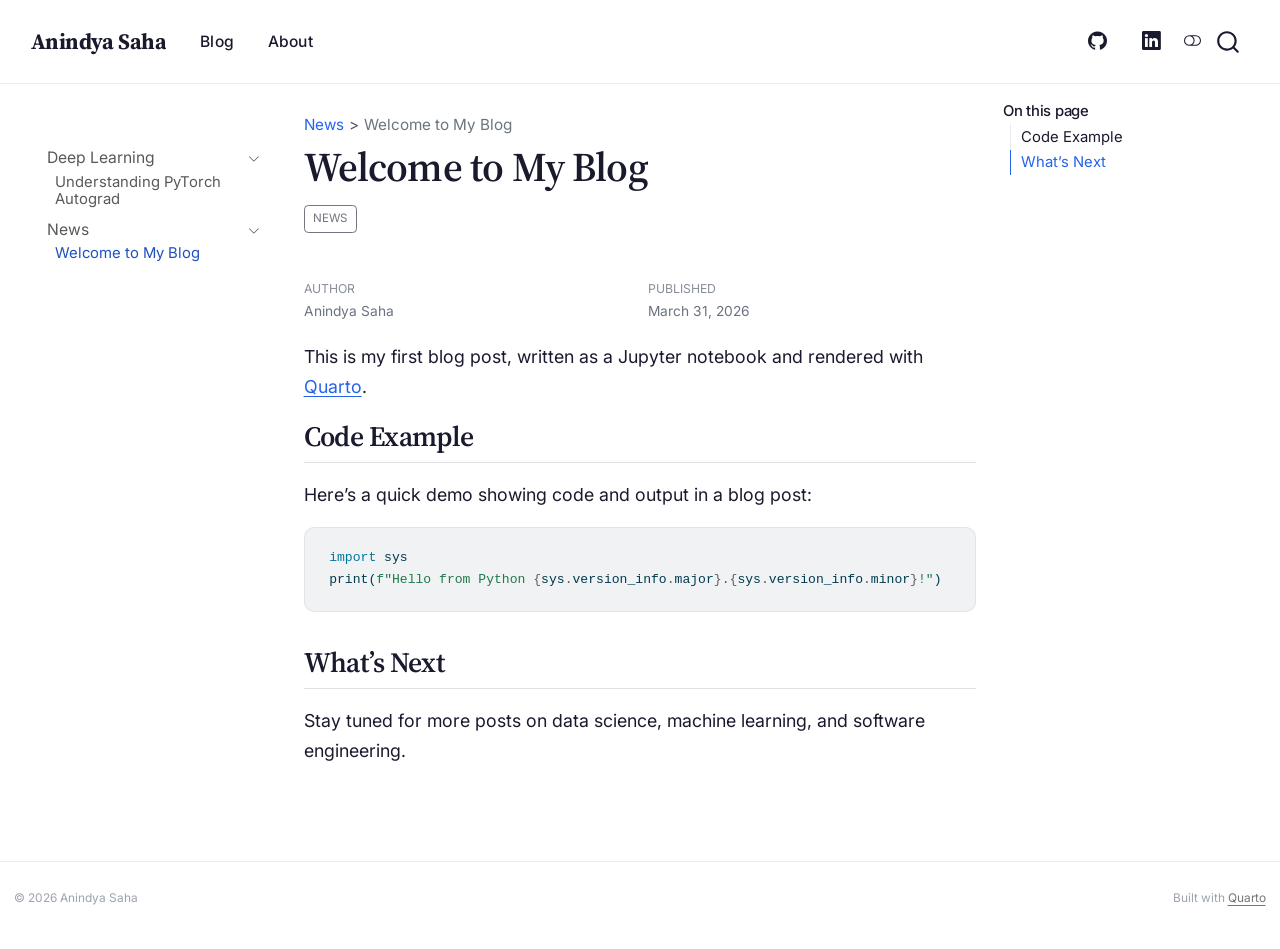
<file: docs/posts/welcome/index.html>
<!DOCTYPE html>
<html xmlns="http://www.w3.org/1999/xhtml" lang="en" xml:lang="en"><head>

<meta charset="utf-8">
<meta name="generator" content="quarto-1.6.42">

<meta name="viewport" content="width=device-width, initial-scale=1.0, user-scalable=yes">

<meta name="author" content="Anindya Saha">
<meta name="dcterms.date" content="2026-03-31">

<title>Welcome to My Blog – Anindya Saha</title>
<style>
code{white-space: pre-wrap;}
span.smallcaps{font-variant: small-caps;}
div.columns{display: flex; gap: min(4vw, 1.5em);}
div.column{flex: auto; overflow-x: auto;}
div.hanging-indent{margin-left: 1.5em; text-indent: -1.5em;}
ul.task-list{list-style: none;}
ul.task-list li input[type="checkbox"] {
  width: 0.8em;
  margin: 0 0.8em 0.2em -1em; /* quarto-specific, see https://github.com/quarto-dev/quarto-cli/issues/4556 */ 
  vertical-align: middle;
}
/* CSS for syntax highlighting */
pre > code.sourceCode { white-space: pre; position: relative; }
pre > code.sourceCode > span { line-height: 1.25; }
pre > code.sourceCode > span:empty { height: 1.2em; }
.sourceCode { overflow: visible; }
code.sourceCode > span { color: inherit; text-decoration: inherit; }
div.sourceCode { margin: 1em 0; }
pre.sourceCode { margin: 0; }
@media screen {
div.sourceCode { overflow: auto; }
}
@media print {
pre > code.sourceCode { white-space: pre-wrap; }
pre > code.sourceCode > span { display: inline-block; text-indent: -5em; padding-left: 5em; }
}
pre.numberSource code
  { counter-reset: source-line 0; }
pre.numberSource code > span
  { position: relative; left: -4em; counter-increment: source-line; }
pre.numberSource code > span > a:first-child::before
  { content: counter(source-line);
    position: relative; left: -1em; text-align: right; vertical-align: baseline;
    border: none; display: inline-block;
    -webkit-touch-callout: none; -webkit-user-select: none;
    -khtml-user-select: none; -moz-user-select: none;
    -ms-user-select: none; user-select: none;
    padding: 0 4px; width: 4em;
  }
pre.numberSource { margin-left: 3em;  padding-left: 4px; }
div.sourceCode
  {   }
@media screen {
pre > code.sourceCode > span > a:first-child::before { text-decoration: underline; }
}
</style>


<script src="../../site_libs/quarto-nav/quarto-nav.js"></script>
<script src="../../site_libs/quarto-nav/headroom.min.js"></script>
<script src="../../site_libs/clipboard/clipboard.min.js"></script>
<script src="../../site_libs/quarto-search/autocomplete.umd.js"></script>
<script src="../../site_libs/quarto-search/fuse.min.js"></script>
<script src="../../site_libs/quarto-search/quarto-search.js"></script>
<meta name="quarto:offset" content="../../">
<script src="../../site_libs/quarto-html/quarto.js"></script>
<script src="../../site_libs/quarto-html/popper.min.js"></script>
<script src="../../site_libs/quarto-html/tippy.umd.min.js"></script>
<script src="../../site_libs/quarto-html/anchor.min.js"></script>
<link href="../../site_libs/quarto-html/tippy.css" rel="stylesheet">
<link href="../../site_libs/quarto-html/quarto-syntax-highlighting-2f5df379a58b258e96c21c0638c20c03.css" rel="stylesheet" class="quarto-color-scheme" id="quarto-text-highlighting-styles">
<link href="../../site_libs/quarto-html/quarto-syntax-highlighting-dark-b53751a350365c71b6c909e95f209ed1.css" rel="prefetch" class="quarto-color-scheme quarto-color-alternate" id="quarto-text-highlighting-styles">
<script src="../../site_libs/bootstrap/bootstrap.min.js"></script>
<link href="../../site_libs/bootstrap/bootstrap-icons.css" rel="stylesheet">
<link href="../../site_libs/bootstrap/bootstrap-e8451a9cbe5e11c01570937db8b341ae.min.css" rel="stylesheet" append-hash="true" class="quarto-color-scheme" id="quarto-bootstrap" data-mode="light">
<link href="../../site_libs/bootstrap/bootstrap-dark-8988881104832dc2448974444b7e5863.min.css" rel="prefetch" append-hash="true" class="quarto-color-scheme quarto-color-alternate" id="quarto-bootstrap" data-mode="dark">
<script id="quarto-search-options" type="application/json">{
  "location": "navbar",
  "copy-button": false,
  "collapse-after": 3,
  "panel-placement": "end",
  "type": "overlay",
  "limit": 50,
  "keyboard-shortcut": [
    "f",
    "/",
    "s"
  ],
  "show-item-context": false,
  "language": {
    "search-no-results-text": "No results",
    "search-matching-documents-text": "matching documents",
    "search-copy-link-title": "Copy link to search",
    "search-hide-matches-text": "Hide additional matches",
    "search-more-match-text": "more match in this document",
    "search-more-matches-text": "more matches in this document",
    "search-clear-button-title": "Clear",
    "search-text-placeholder": "",
    "search-detached-cancel-button-title": "Cancel",
    "search-submit-button-title": "Submit",
    "search-label": "Search"
  }
}</script>


<link rel="stylesheet" href="../../styles.css">
</head>

<body class="nav-sidebar floating nav-fixed">

<div id="quarto-search-results"></div>
  <header id="quarto-header" class="headroom fixed-top">
    <nav class="navbar navbar-expand-lg " data-bs-theme="dark">
      <div class="navbar-container container-fluid">
      <div class="navbar-brand-container mx-auto">
    <a class="navbar-brand" href="../../index.html">
    <span class="navbar-title">Anindya Saha</span>
    </a>
  </div>
            <div id="quarto-search" class="" title="Search"></div>
          <button class="navbar-toggler" type="button" data-bs-toggle="collapse" data-bs-target="#navbarCollapse" aria-controls="navbarCollapse" role="menu" aria-expanded="false" aria-label="Toggle navigation" onclick="if (window.quartoToggleHeadroom) { window.quartoToggleHeadroom(); }">
  <span class="navbar-toggler-icon"></span>
</button>
          <div class="collapse navbar-collapse" id="navbarCollapse">
            <ul class="navbar-nav navbar-nav-scroll me-auto">
  <li class="nav-item">
    <a class="nav-link" href="../../index.html"> 
<span class="menu-text">Blog</span></a>
  </li>  
  <li class="nav-item">
    <a class="nav-link" href="../../about.html"> 
<span class="menu-text">About</span></a>
  </li>  
</ul>
            <ul class="navbar-nav navbar-nav-scroll ms-auto">
  <li class="nav-item compact">
    <a class="nav-link" href="https://github.com/anindya-saha" target="_blank"> <i class="bi bi-github" role="img">
</i> 
<span class="menu-text"></span></a>
  </li>  
  <li class="nav-item compact">
    <a class="nav-link" href="https://www.linkedin.com/in/anindyacs/" target="_blank"> <i class="bi bi-linkedin" role="img">
</i> 
<span class="menu-text"></span></a>
  </li>  
</ul>
          </div> <!-- /navcollapse -->
            <div class="quarto-navbar-tools">
  <a href="" class="quarto-color-scheme-toggle quarto-navigation-tool  px-1" onclick="window.quartoToggleColorScheme(); return false;" title="Toggle dark mode"><i class="bi"></i></a>
</div>
      </div> <!-- /container-fluid -->
    </nav>
  <nav class="quarto-secondary-nav">
    <div class="container-fluid d-flex">
      <button type="button" class="quarto-btn-toggle btn" data-bs-toggle="collapse" role="button" data-bs-target=".quarto-sidebar-collapse-item" aria-controls="quarto-sidebar" aria-expanded="false" aria-label="Toggle sidebar navigation" onclick="if (window.quartoToggleHeadroom) { window.quartoToggleHeadroom(); }">
        <i class="bi bi-layout-text-sidebar-reverse"></i>
      </button>
        <nav class="quarto-page-breadcrumbs" aria-label="breadcrumb"><ol class="breadcrumb"><li class="breadcrumb-item"><a href="../../posts/welcome/index.html">News</a></li><li class="breadcrumb-item"><a href="../../posts/welcome/index.html">Welcome to My Blog</a></li></ol></nav>
        <a class="flex-grow-1" role="navigation" data-bs-toggle="collapse" data-bs-target=".quarto-sidebar-collapse-item" aria-controls="quarto-sidebar" aria-expanded="false" aria-label="Toggle sidebar navigation" onclick="if (window.quartoToggleHeadroom) { window.quartoToggleHeadroom(); }">      
        </a>
      <button type="button" class="btn quarto-search-button" aria-label="Search" onclick="window.quartoOpenSearch();">
        <i class="bi bi-search"></i>
      </button>
    </div>
  </nav>
</header>
<!-- content -->
<div id="quarto-content" class="quarto-container page-columns page-rows-contents page-layout-article page-navbar">
<!-- sidebar -->
  <nav id="quarto-sidebar" class="sidebar collapse collapse-horizontal quarto-sidebar-collapse-item sidebar-navigation floating overflow-auto">
        <div class="mt-2 flex-shrink-0 align-items-center">
        <div class="sidebar-search">
        <div id="quarto-search" class="" title="Search"></div>
        </div>
        </div>
    <div class="sidebar-menu-container"> 
    <ul class="list-unstyled mt-1">
        <li class="sidebar-item sidebar-item-section">
      <div class="sidebar-item-container"> 
            <a class="sidebar-item-text sidebar-link text-start" data-bs-toggle="collapse" data-bs-target="#quarto-sidebar-section-1" role="navigation" aria-expanded="true">
 <span class="menu-text">Deep Learning</span></a>
          <a class="sidebar-item-toggle text-start" data-bs-toggle="collapse" data-bs-target="#quarto-sidebar-section-1" role="navigation" aria-expanded="true" aria-label="Toggle section">
            <i class="bi bi-chevron-right ms-2"></i>
          </a> 
      </div>
      <ul id="quarto-sidebar-section-1" class="collapse list-unstyled sidebar-section depth1 show">  
          <li class="sidebar-item">
  <div class="sidebar-item-container"> 
  <a href="../../posts/pytorch-autograd/index.html" class="sidebar-item-text sidebar-link">
 <span class="menu-text">Understanding PyTorch Autograd</span></a>
  </div>
</li>
      </ul>
  </li>
        <li class="sidebar-item sidebar-item-section">
      <div class="sidebar-item-container"> 
            <a class="sidebar-item-text sidebar-link text-start" data-bs-toggle="collapse" data-bs-target="#quarto-sidebar-section-2" role="navigation" aria-expanded="true">
 <span class="menu-text">News</span></a>
          <a class="sidebar-item-toggle text-start" data-bs-toggle="collapse" data-bs-target="#quarto-sidebar-section-2" role="navigation" aria-expanded="true" aria-label="Toggle section">
            <i class="bi bi-chevron-right ms-2"></i>
          </a> 
      </div>
      <ul id="quarto-sidebar-section-2" class="collapse list-unstyled sidebar-section depth1 show">  
          <li class="sidebar-item">
  <div class="sidebar-item-container"> 
  <a href="../../posts/welcome/index.html" class="sidebar-item-text sidebar-link active">
 <span class="menu-text">Welcome to My Blog</span></a>
  </div>
</li>
      </ul>
  </li>
    </ul>
    </div>
</nav>
<div id="quarto-sidebar-glass" class="quarto-sidebar-collapse-item" data-bs-toggle="collapse" data-bs-target=".quarto-sidebar-collapse-item"></div>
<!-- margin-sidebar -->
    <div id="quarto-margin-sidebar" class="sidebar margin-sidebar">
        <nav id="TOC" role="doc-toc" class="toc-active">
    <h2 id="toc-title">On this page</h2>
   
  <ul>
  <li><a href="#code-example" id="toc-code-example" class="nav-link active" data-scroll-target="#code-example">Code Example</a></li>
  <li><a href="#whats-next" id="toc-whats-next" class="nav-link" data-scroll-target="#whats-next">What’s Next</a></li>
  </ul>
</nav>
    </div>
<!-- main -->
<main class="content" id="quarto-document-content">

<header id="title-block-header" class="quarto-title-block default"><nav class="quarto-page-breadcrumbs quarto-title-breadcrumbs d-none d-lg-block" aria-label="breadcrumb"><ol class="breadcrumb"><li class="breadcrumb-item"><a href="../../posts/welcome/index.html">News</a></li><li class="breadcrumb-item"><a href="../../posts/welcome/index.html">Welcome to My Blog</a></li></ol></nav>
<div class="quarto-title">
<h1 class="title">Welcome to My Blog</h1>
  <div class="quarto-categories">
    <div class="quarto-category">news</div>
  </div>
  </div>



<div class="quarto-title-meta">

    <div>
    <div class="quarto-title-meta-heading">Author</div>
    <div class="quarto-title-meta-contents">
             <p>Anindya Saha </p>
          </div>
  </div>
    
    <div>
    <div class="quarto-title-meta-heading">Published</div>
    <div class="quarto-title-meta-contents">
      <p class="date">March 31, 2026</p>
    </div>
  </div>
  
    
  </div>
  


</header>


<p>This is my first blog post, written as a Jupyter notebook and rendered with <a href="https://quarto.org/">Quarto</a>.</p>
<section id="code-example" class="level2">
<h2 class="anchored" data-anchor-id="code-example">Code Example</h2>
<p>Here’s a quick demo showing code and output in a blog post:</p>
<div id="cell-2" class="cell">
<div class="sourceCode cell-code" id="cb1"><pre class="sourceCode python code-with-copy"><code class="sourceCode python"><span id="cb1-1"><a href="#cb1-1" aria-hidden="true" tabindex="-1"></a><span class="im">import</span> sys</span>
<span id="cb1-2"><a href="#cb1-2" aria-hidden="true" tabindex="-1"></a><span class="bu">print</span>(<span class="ss">f"Hello from Python </span><span class="sc">{</span>sys<span class="sc">.</span>version_info<span class="sc">.</span>major<span class="sc">}</span><span class="ss">.</span><span class="sc">{</span>sys<span class="sc">.</span>version_info<span class="sc">.</span>minor<span class="sc">}</span><span class="ss">!"</span>)</span></code><button title="Copy to Clipboard" class="code-copy-button"><i class="bi"></i></button></pre></div>
</div>
</section>
<section id="whats-next" class="level2">
<h2 class="anchored" data-anchor-id="whats-next">What’s Next</h2>
<p>Stay tuned for more posts on data science, machine learning, and software engineering.</p>


</section>

</main> <!-- /main -->
<script id="quarto-html-after-body" type="application/javascript">
window.document.addEventListener("DOMContentLoaded", function (event) {
  const toggleBodyColorMode = (bsSheetEl) => {
    const mode = bsSheetEl.getAttribute("data-mode");
    const bodyEl = window.document.querySelector("body");
    if (mode === "dark") {
      bodyEl.classList.add("quarto-dark");
      bodyEl.classList.remove("quarto-light");
    } else {
      bodyEl.classList.add("quarto-light");
      bodyEl.classList.remove("quarto-dark");
    }
  }
  const toggleBodyColorPrimary = () => {
    const bsSheetEl = window.document.querySelector("link#quarto-bootstrap");
    if (bsSheetEl) {
      toggleBodyColorMode(bsSheetEl);
    }
  }
  toggleBodyColorPrimary();  
  const disableStylesheet = (stylesheets) => {
    for (let i=0; i < stylesheets.length; i++) {
      const stylesheet = stylesheets[i];
      stylesheet.rel = 'prefetch';
    }
  }
  const enableStylesheet = (stylesheets) => {
    for (let i=0; i < stylesheets.length; i++) {
      const stylesheet = stylesheets[i];
      stylesheet.rel = 'stylesheet';
    }
  }
  const manageTransitions = (selector, allowTransitions) => {
    const els = window.document.querySelectorAll(selector);
    for (let i=0; i < els.length; i++) {
      const el = els[i];
      if (allowTransitions) {
        el.classList.remove('notransition');
      } else {
        el.classList.add('notransition');
      }
    }
  }
  const toggleGiscusIfUsed = (isAlternate, darkModeDefault) => {
    const baseTheme = document.querySelector('#giscus-base-theme')?.value ?? 'light';
    const alternateTheme = document.querySelector('#giscus-alt-theme')?.value ?? 'dark';
    let newTheme = '';
    if(darkModeDefault) {
      newTheme = isAlternate ? baseTheme : alternateTheme;
    } else {
      newTheme = isAlternate ? alternateTheme : baseTheme;
    }
    const changeGiscusTheme = () => {
      // From: https://github.com/giscus/giscus/issues/336
      const sendMessage = (message) => {
        const iframe = document.querySelector('iframe.giscus-frame');
        if (!iframe) return;
        iframe.contentWindow.postMessage({ giscus: message }, 'https://giscus.app');
      }
      sendMessage({
        setConfig: {
          theme: newTheme
        }
      });
    }
    const isGiscussLoaded = window.document.querySelector('iframe.giscus-frame') !== null;
    if (isGiscussLoaded) {
      changeGiscusTheme();
    }
  }
  const toggleColorMode = (alternate) => {
    // Switch the stylesheets
    const alternateStylesheets = window.document.querySelectorAll('link.quarto-color-scheme.quarto-color-alternate');
    manageTransitions('#quarto-margin-sidebar .nav-link', false);
    if (alternate) {
      enableStylesheet(alternateStylesheets);
      for (const sheetNode of alternateStylesheets) {
        if (sheetNode.id === "quarto-bootstrap") {
          toggleBodyColorMode(sheetNode);
        }
      }
    } else {
      disableStylesheet(alternateStylesheets);
      toggleBodyColorPrimary();
    }
    manageTransitions('#quarto-margin-sidebar .nav-link', true);
    // Switch the toggles
    const toggles = window.document.querySelectorAll('.quarto-color-scheme-toggle');
    for (let i=0; i < toggles.length; i++) {
      const toggle = toggles[i];
      if (toggle) {
        if (alternate) {
          toggle.classList.add("alternate");     
        } else {
          toggle.classList.remove("alternate");
        }
      }
    }
    // Hack to workaround the fact that safari doesn't
    // properly recolor the scrollbar when toggling (#1455)
    if (navigator.userAgent.indexOf('Safari') > 0 && navigator.userAgent.indexOf('Chrome') == -1) {
      manageTransitions("body", false);
      window.scrollTo(0, 1);
      setTimeout(() => {
        window.scrollTo(0, 0);
        manageTransitions("body", true);
      }, 40);  
    }
  }
  const isFileUrl = () => { 
    return window.location.protocol === 'file:';
  }
  const hasAlternateSentinel = () => {  
    let styleSentinel = getColorSchemeSentinel();
    if (styleSentinel !== null) {
      return styleSentinel === "alternate";
    } else {
      return false;
    }
  }
  const setStyleSentinel = (alternate) => {
    const value = alternate ? "alternate" : "default";
    if (!isFileUrl()) {
      window.localStorage.setItem("quarto-color-scheme", value);
    } else {
      localAlternateSentinel = value;
    }
  }
  const getColorSchemeSentinel = () => {
    if (!isFileUrl()) {
      const storageValue = window.localStorage.getItem("quarto-color-scheme");
      return storageValue != null ? storageValue : localAlternateSentinel;
    } else {
      return localAlternateSentinel;
    }
  }
  const darkModeDefault = false;
  let localAlternateSentinel = darkModeDefault ? 'alternate' : 'default';
  // Dark / light mode switch
  window.quartoToggleColorScheme = () => {
    // Read the current dark / light value 
    let toAlternate = !hasAlternateSentinel();
    toggleColorMode(toAlternate);
    setStyleSentinel(toAlternate);
    toggleGiscusIfUsed(toAlternate, darkModeDefault);
  };
  // Ensure there is a toggle, if there isn't float one in the top right
  if (window.document.querySelector('.quarto-color-scheme-toggle') === null) {
    const a = window.document.createElement('a');
    a.classList.add('top-right');
    a.classList.add('quarto-color-scheme-toggle');
    a.href = "";
    a.onclick = function() { try { window.quartoToggleColorScheme(); } catch {} return false; };
    const i = window.document.createElement("i");
    i.classList.add('bi');
    a.appendChild(i);
    window.document.body.appendChild(a);
  }
  // Switch to dark mode if need be
  if (hasAlternateSentinel()) {
    toggleColorMode(true);
  } else {
    toggleColorMode(false);
  }
  const icon = "";
  const anchorJS = new window.AnchorJS();
  anchorJS.options = {
    placement: 'right',
    icon: icon
  };
  anchorJS.add('.anchored');
  const isCodeAnnotation = (el) => {
    for (const clz of el.classList) {
      if (clz.startsWith('code-annotation-')) {                     
        return true;
      }
    }
    return false;
  }
  const onCopySuccess = function(e) {
    // button target
    const button = e.trigger;
    // don't keep focus
    button.blur();
    // flash "checked"
    button.classList.add('code-copy-button-checked');
    var currentTitle = button.getAttribute("title");
    button.setAttribute("title", "Copied!");
    let tooltip;
    if (window.bootstrap) {
      button.setAttribute("data-bs-toggle", "tooltip");
      button.setAttribute("data-bs-placement", "left");
      button.setAttribute("data-bs-title", "Copied!");
      tooltip = new bootstrap.Tooltip(button, 
        { trigger: "manual", 
          customClass: "code-copy-button-tooltip",
          offset: [0, -8]});
      tooltip.show();    
    }
    setTimeout(function() {
      if (tooltip) {
        tooltip.hide();
        button.removeAttribute("data-bs-title");
        button.removeAttribute("data-bs-toggle");
        button.removeAttribute("data-bs-placement");
      }
      button.setAttribute("title", currentTitle);
      button.classList.remove('code-copy-button-checked');
    }, 1000);
    // clear code selection
    e.clearSelection();
  }
  const getTextToCopy = function(trigger) {
      const codeEl = trigger.previousElementSibling.cloneNode(true);
      for (const childEl of codeEl.children) {
        if (isCodeAnnotation(childEl)) {
          childEl.remove();
        }
      }
      return codeEl.innerText;
  }
  const clipboard = new window.ClipboardJS('.code-copy-button:not([data-in-quarto-modal])', {
    text: getTextToCopy
  });
  clipboard.on('success', onCopySuccess);
  if (window.document.getElementById('quarto-embedded-source-code-modal')) {
    const clipboardModal = new window.ClipboardJS('.code-copy-button[data-in-quarto-modal]', {
      text: getTextToCopy,
      container: window.document.getElementById('quarto-embedded-source-code-modal')
    });
    clipboardModal.on('success', onCopySuccess);
  }
    var localhostRegex = new RegExp(/^(?:http|https):\/\/localhost\:?[0-9]*\//);
    var mailtoRegex = new RegExp(/^mailto:/);
      var filterRegex = new RegExp("https:\/\/anindya-saha\.github\.io");
    var isInternal = (href) => {
        return filterRegex.test(href) || localhostRegex.test(href) || mailtoRegex.test(href);
    }
    // Inspect non-navigation links and adorn them if external
 	var links = window.document.querySelectorAll('a[href]:not(.nav-link):not(.navbar-brand):not(.toc-action):not(.sidebar-link):not(.sidebar-item-toggle):not(.pagination-link):not(.no-external):not([aria-hidden]):not(.dropdown-item):not(.quarto-navigation-tool):not(.about-link)');
    for (var i=0; i<links.length; i++) {
      const link = links[i];
      if (!isInternal(link.href)) {
        // undo the damage that might have been done by quarto-nav.js in the case of
        // links that we want to consider external
        if (link.dataset.originalHref !== undefined) {
          link.href = link.dataset.originalHref;
        }
      }
    }
  function tippyHover(el, contentFn, onTriggerFn, onUntriggerFn) {
    const config = {
      allowHTML: true,
      maxWidth: 500,
      delay: 100,
      arrow: false,
      appendTo: function(el) {
          return el.parentElement;
      },
      interactive: true,
      interactiveBorder: 10,
      theme: 'quarto',
      placement: 'bottom-start',
    };
    if (contentFn) {
      config.content = contentFn;
    }
    if (onTriggerFn) {
      config.onTrigger = onTriggerFn;
    }
    if (onUntriggerFn) {
      config.onUntrigger = onUntriggerFn;
    }
    window.tippy(el, config); 
  }
  const noterefs = window.document.querySelectorAll('a[role="doc-noteref"]');
  for (var i=0; i<noterefs.length; i++) {
    const ref = noterefs[i];
    tippyHover(ref, function() {
      // use id or data attribute instead here
      let href = ref.getAttribute('data-footnote-href') || ref.getAttribute('href');
      try { href = new URL(href).hash; } catch {}
      const id = href.replace(/^#\/?/, "");
      const note = window.document.getElementById(id);
      if (note) {
        return note.innerHTML;
      } else {
        return "";
      }
    });
  }
  const xrefs = window.document.querySelectorAll('a.quarto-xref');
  const processXRef = (id, note) => {
    // Strip column container classes
    const stripColumnClz = (el) => {
      el.classList.remove("page-full", "page-columns");
      if (el.children) {
        for (const child of el.children) {
          stripColumnClz(child);
        }
      }
    }
    stripColumnClz(note)
    if (id === null || id.startsWith('sec-')) {
      // Special case sections, only their first couple elements
      const container = document.createElement("div");
      if (note.children && note.children.length > 2) {
        container.appendChild(note.children[0].cloneNode(true));
        for (let i = 1; i < note.children.length; i++) {
          const child = note.children[i];
          if (child.tagName === "P" && child.innerText === "") {
            continue;
          } else {
            container.appendChild(child.cloneNode(true));
            break;
          }
        }
        if (window.Quarto?.typesetMath) {
          window.Quarto.typesetMath(container);
        }
        return container.innerHTML
      } else {
        if (window.Quarto?.typesetMath) {
          window.Quarto.typesetMath(note);
        }
        return note.innerHTML;
      }
    } else {
      // Remove any anchor links if they are present
      const anchorLink = note.querySelector('a.anchorjs-link');
      if (anchorLink) {
        anchorLink.remove();
      }
      if (window.Quarto?.typesetMath) {
        window.Quarto.typesetMath(note);
      }
      if (note.classList.contains("callout")) {
        return note.outerHTML;
      } else {
        return note.innerHTML;
      }
    }
  }
  for (var i=0; i<xrefs.length; i++) {
    const xref = xrefs[i];
    tippyHover(xref, undefined, function(instance) {
      instance.disable();
      let url = xref.getAttribute('href');
      let hash = undefined; 
      if (url.startsWith('#')) {
        hash = url;
      } else {
        try { hash = new URL(url).hash; } catch {}
      }
      if (hash) {
        const id = hash.replace(/^#\/?/, "");
        const note = window.document.getElementById(id);
        if (note !== null) {
          try {
            const html = processXRef(id, note.cloneNode(true));
            instance.setContent(html);
          } finally {
            instance.enable();
            instance.show();
          }
        } else {
          // See if we can fetch this
          fetch(url.split('#')[0])
          .then(res => res.text())
          .then(html => {
            const parser = new DOMParser();
            const htmlDoc = parser.parseFromString(html, "text/html");
            const note = htmlDoc.getElementById(id);
            if (note !== null) {
              const html = processXRef(id, note);
              instance.setContent(html);
            } 
          }).finally(() => {
            instance.enable();
            instance.show();
          });
        }
      } else {
        // See if we can fetch a full url (with no hash to target)
        // This is a special case and we should probably do some content thinning / targeting
        fetch(url)
        .then(res => res.text())
        .then(html => {
          const parser = new DOMParser();
          const htmlDoc = parser.parseFromString(html, "text/html");
          const note = htmlDoc.querySelector('main.content');
          if (note !== null) {
            // This should only happen for chapter cross references
            // (since there is no id in the URL)
            // remove the first header
            if (note.children.length > 0 && note.children[0].tagName === "HEADER") {
              note.children[0].remove();
            }
            const html = processXRef(null, note);
            instance.setContent(html);
          } 
        }).finally(() => {
          instance.enable();
          instance.show();
        });
      }
    }, function(instance) {
    });
  }
      let selectedAnnoteEl;
      const selectorForAnnotation = ( cell, annotation) => {
        let cellAttr = 'data-code-cell="' + cell + '"';
        let lineAttr = 'data-code-annotation="' +  annotation + '"';
        const selector = 'span[' + cellAttr + '][' + lineAttr + ']';
        return selector;
      }
      const selectCodeLines = (annoteEl) => {
        const doc = window.document;
        const targetCell = annoteEl.getAttribute("data-target-cell");
        const targetAnnotation = annoteEl.getAttribute("data-target-annotation");
        const annoteSpan = window.document.querySelector(selectorForAnnotation(targetCell, targetAnnotation));
        const lines = annoteSpan.getAttribute("data-code-lines").split(",");
        const lineIds = lines.map((line) => {
          return targetCell + "-" + line;
        })
        let top = null;
        let height = null;
        let parent = null;
        if (lineIds.length > 0) {
            //compute the position of the single el (top and bottom and make a div)
            const el = window.document.getElementById(lineIds[0]);
            top = el.offsetTop;
            height = el.offsetHeight;
            parent = el.parentElement.parentElement;
          if (lineIds.length > 1) {
            const lastEl = window.document.getElementById(lineIds[lineIds.length - 1]);
            const bottom = lastEl.offsetTop + lastEl.offsetHeight;
            height = bottom - top;
          }
          if (top !== null && height !== null && parent !== null) {
            // cook up a div (if necessary) and position it 
            let div = window.document.getElementById("code-annotation-line-highlight");
            if (div === null) {
              div = window.document.createElement("div");
              div.setAttribute("id", "code-annotation-line-highlight");
              div.style.position = 'absolute';
              parent.appendChild(div);
            }
            div.style.top = top - 2 + "px";
            div.style.height = height + 4 + "px";
            div.style.left = 0;
            let gutterDiv = window.document.getElementById("code-annotation-line-highlight-gutter");
            if (gutterDiv === null) {
              gutterDiv = window.document.createElement("div");
              gutterDiv.setAttribute("id", "code-annotation-line-highlight-gutter");
              gutterDiv.style.position = 'absolute';
              const codeCell = window.document.getElementById(targetCell);
              const gutter = codeCell.querySelector('.code-annotation-gutter');
              gutter.appendChild(gutterDiv);
            }
            gutterDiv.style.top = top - 2 + "px";
            gutterDiv.style.height = height + 4 + "px";
          }
          selectedAnnoteEl = annoteEl;
        }
      };
      const unselectCodeLines = () => {
        const elementsIds = ["code-annotation-line-highlight", "code-annotation-line-highlight-gutter"];
        elementsIds.forEach((elId) => {
          const div = window.document.getElementById(elId);
          if (div) {
            div.remove();
          }
        });
        selectedAnnoteEl = undefined;
      };
        // Handle positioning of the toggle
    window.addEventListener(
      "resize",
      throttle(() => {
        elRect = undefined;
        if (selectedAnnoteEl) {
          selectCodeLines(selectedAnnoteEl);
        }
      }, 10)
    );
    function throttle(fn, ms) {
    let throttle = false;
    let timer;
      return (...args) => {
        if(!throttle) { // first call gets through
            fn.apply(this, args);
            throttle = true;
        } else { // all the others get throttled
            if(timer) clearTimeout(timer); // cancel #2
            timer = setTimeout(() => {
              fn.apply(this, args);
              timer = throttle = false;
            }, ms);
        }
      };
    }
      // Attach click handler to the DT
      const annoteDls = window.document.querySelectorAll('dt[data-target-cell]');
      for (const annoteDlNode of annoteDls) {
        annoteDlNode.addEventListener('click', (event) => {
          const clickedEl = event.target;
          if (clickedEl !== selectedAnnoteEl) {
            unselectCodeLines();
            const activeEl = window.document.querySelector('dt[data-target-cell].code-annotation-active');
            if (activeEl) {
              activeEl.classList.remove('code-annotation-active');
            }
            selectCodeLines(clickedEl);
            clickedEl.classList.add('code-annotation-active');
          } else {
            // Unselect the line
            unselectCodeLines();
            clickedEl.classList.remove('code-annotation-active');
          }
        });
      }
  const findCites = (el) => {
    const parentEl = el.parentElement;
    if (parentEl) {
      const cites = parentEl.dataset.cites;
      if (cites) {
        return {
          el,
          cites: cites.split(' ')
        };
      } else {
        return findCites(el.parentElement)
      }
    } else {
      return undefined;
    }
  };
  var bibliorefs = window.document.querySelectorAll('a[role="doc-biblioref"]');
  for (var i=0; i<bibliorefs.length; i++) {
    const ref = bibliorefs[i];
    const citeInfo = findCites(ref);
    if (citeInfo) {
      tippyHover(citeInfo.el, function() {
        var popup = window.document.createElement('div');
        citeInfo.cites.forEach(function(cite) {
          var citeDiv = window.document.createElement('div');
          citeDiv.classList.add('hanging-indent');
          citeDiv.classList.add('csl-entry');
          var biblioDiv = window.document.getElementById('ref-' + cite);
          if (biblioDiv) {
            citeDiv.innerHTML = biblioDiv.innerHTML;
          }
          popup.appendChild(citeDiv);
        });
        return popup.innerHTML;
      });
    }
  }
});
</script>
</div> <!-- /content -->
<footer class="footer">
  <div class="nav-footer">
    <div class="nav-footer-left">
<p>© 2026 Anindya Saha</p>
</div>   
    <div class="nav-footer-center">
      &nbsp;
    </div>
    <div class="nav-footer-right">
<p>Built with <a href="https://quarto.org/">Quarto</a></p>
</div>
  </div>
</footer>




</body></html>
</file>
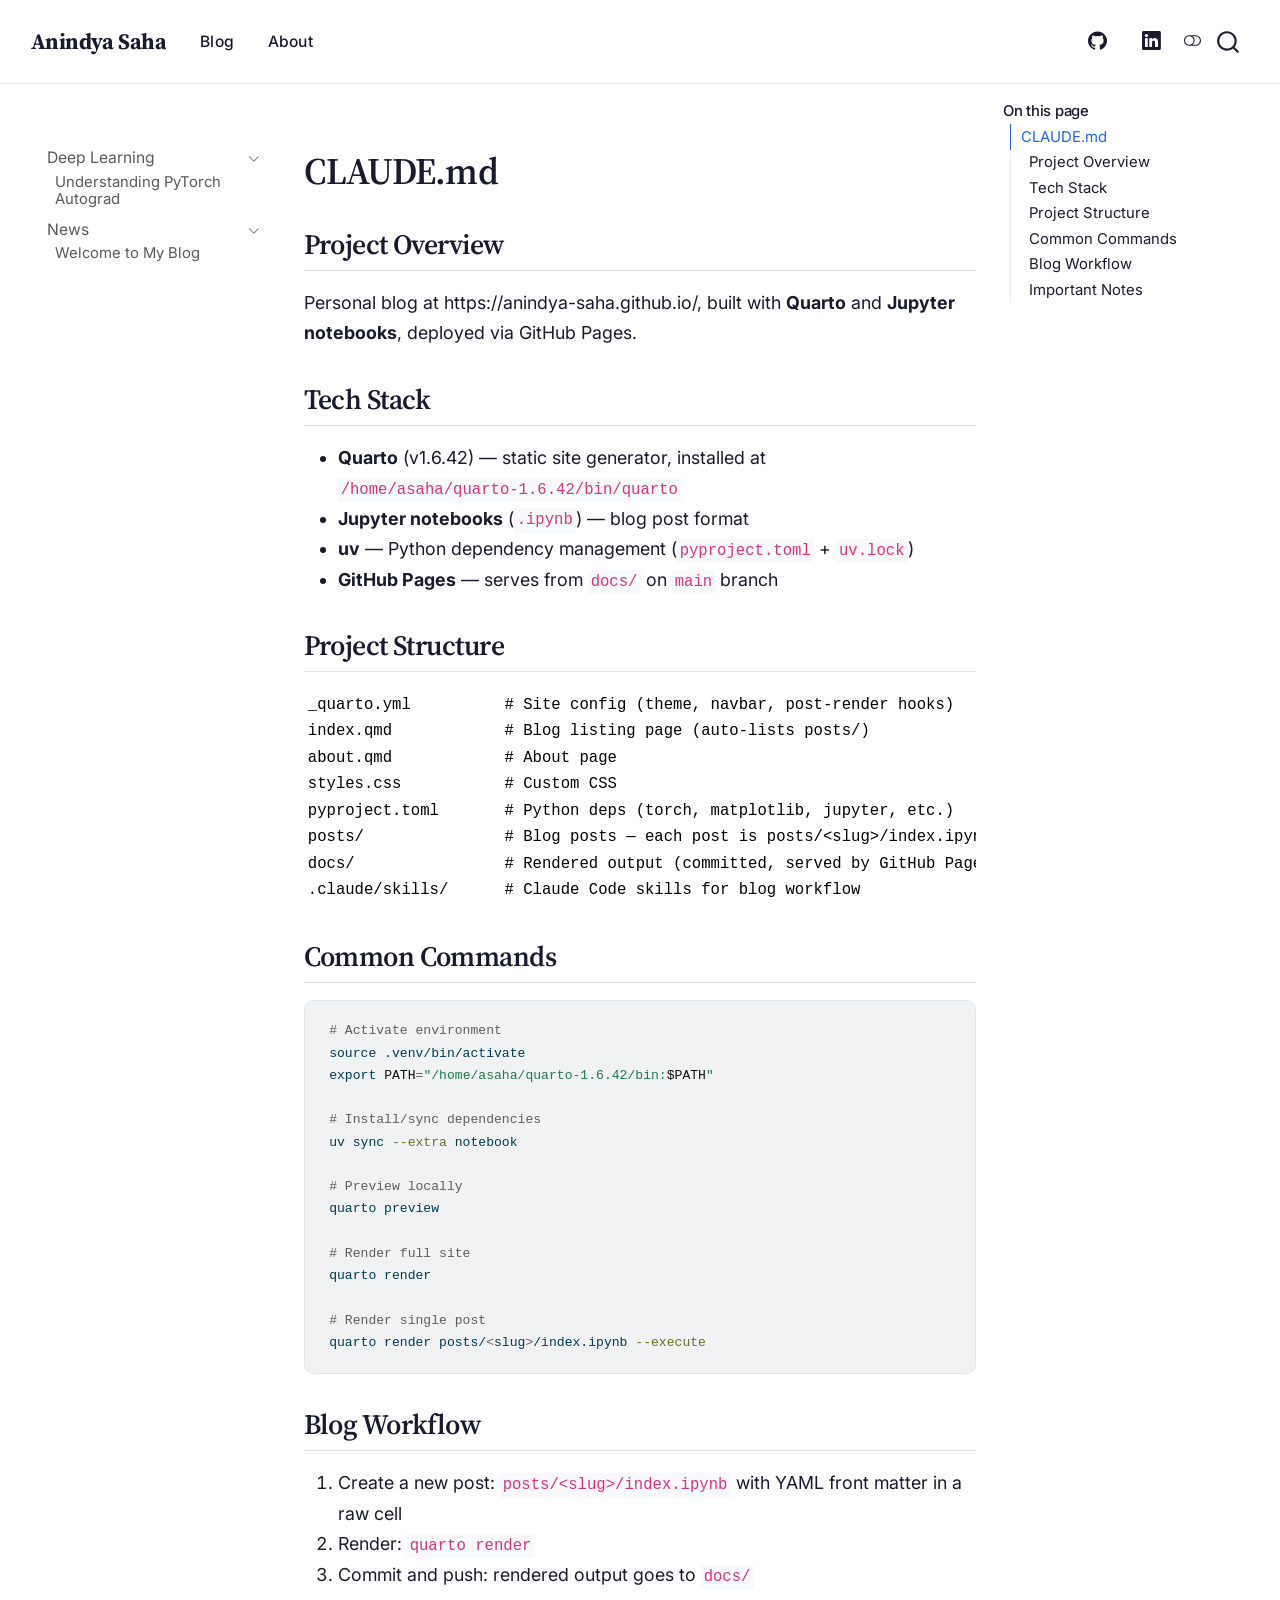
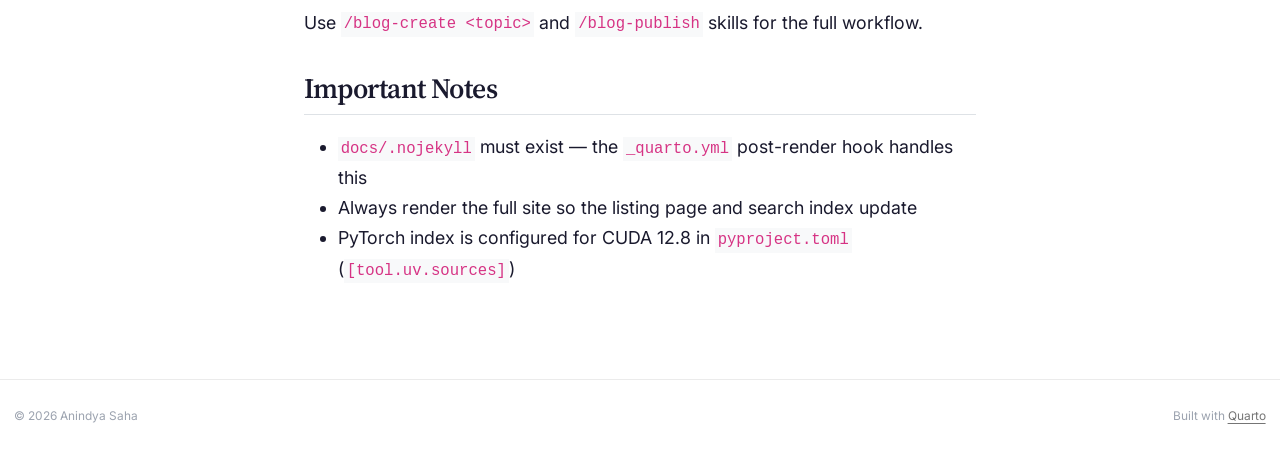
<file: docs/CLAUDE.html>
<!DOCTYPE html>
<html xmlns="http://www.w3.org/1999/xhtml" lang="en" xml:lang="en"><head>

<meta charset="utf-8">
<meta name="generator" content="quarto-1.6.42">

<meta name="viewport" content="width=device-width, initial-scale=1.0, user-scalable=yes">


<title>claude – Anindya Saha</title>
<style>
code{white-space: pre-wrap;}
span.smallcaps{font-variant: small-caps;}
div.columns{display: flex; gap: min(4vw, 1.5em);}
div.column{flex: auto; overflow-x: auto;}
div.hanging-indent{margin-left: 1.5em; text-indent: -1.5em;}
ul.task-list{list-style: none;}
ul.task-list li input[type="checkbox"] {
  width: 0.8em;
  margin: 0 0.8em 0.2em -1em; /* quarto-specific, see https://github.com/quarto-dev/quarto-cli/issues/4556 */ 
  vertical-align: middle;
}
/* CSS for syntax highlighting */
pre > code.sourceCode { white-space: pre; position: relative; }
pre > code.sourceCode > span { line-height: 1.25; }
pre > code.sourceCode > span:empty { height: 1.2em; }
.sourceCode { overflow: visible; }
code.sourceCode > span { color: inherit; text-decoration: inherit; }
div.sourceCode { margin: 1em 0; }
pre.sourceCode { margin: 0; }
@media screen {
div.sourceCode { overflow: auto; }
}
@media print {
pre > code.sourceCode { white-space: pre-wrap; }
pre > code.sourceCode > span { display: inline-block; text-indent: -5em; padding-left: 5em; }
}
pre.numberSource code
  { counter-reset: source-line 0; }
pre.numberSource code > span
  { position: relative; left: -4em; counter-increment: source-line; }
pre.numberSource code > span > a:first-child::before
  { content: counter(source-line);
    position: relative; left: -1em; text-align: right; vertical-align: baseline;
    border: none; display: inline-block;
    -webkit-touch-callout: none; -webkit-user-select: none;
    -khtml-user-select: none; -moz-user-select: none;
    -ms-user-select: none; user-select: none;
    padding: 0 4px; width: 4em;
  }
pre.numberSource { margin-left: 3em;  padding-left: 4px; }
div.sourceCode
  {   }
@media screen {
pre > code.sourceCode > span > a:first-child::before { text-decoration: underline; }
}
</style>


<script src="site_libs/quarto-nav/quarto-nav.js"></script>
<script src="site_libs/quarto-nav/headroom.min.js"></script>
<script src="site_libs/clipboard/clipboard.min.js"></script>
<script src="site_libs/quarto-search/autocomplete.umd.js"></script>
<script src="site_libs/quarto-search/fuse.min.js"></script>
<script src="site_libs/quarto-search/quarto-search.js"></script>
<meta name="quarto:offset" content="./">
<script src="site_libs/quarto-html/quarto.js"></script>
<script src="site_libs/quarto-html/popper.min.js"></script>
<script src="site_libs/quarto-html/tippy.umd.min.js"></script>
<script src="site_libs/quarto-html/anchor.min.js"></script>
<link href="site_libs/quarto-html/tippy.css" rel="stylesheet">
<link href="site_libs/quarto-html/quarto-syntax-highlighting-2f5df379a58b258e96c21c0638c20c03.css" rel="stylesheet" class="quarto-color-scheme" id="quarto-text-highlighting-styles">
<link href="site_libs/quarto-html/quarto-syntax-highlighting-dark-b53751a350365c71b6c909e95f209ed1.css" rel="prefetch" class="quarto-color-scheme quarto-color-alternate" id="quarto-text-highlighting-styles">
<script src="site_libs/bootstrap/bootstrap.min.js"></script>
<link href="site_libs/bootstrap/bootstrap-icons.css" rel="stylesheet">
<link href="site_libs/bootstrap/bootstrap-e8451a9cbe5e11c01570937db8b341ae.min.css" rel="stylesheet" append-hash="true" class="quarto-color-scheme" id="quarto-bootstrap" data-mode="light">
<link href="site_libs/bootstrap/bootstrap-dark-8988881104832dc2448974444b7e5863.min.css" rel="prefetch" append-hash="true" class="quarto-color-scheme quarto-color-alternate" id="quarto-bootstrap" data-mode="dark">
<script id="quarto-search-options" type="application/json">{
  "location": "navbar",
  "copy-button": false,
  "collapse-after": 3,
  "panel-placement": "end",
  "type": "overlay",
  "limit": 50,
  "keyboard-shortcut": [
    "f",
    "/",
    "s"
  ],
  "show-item-context": false,
  "language": {
    "search-no-results-text": "No results",
    "search-matching-documents-text": "matching documents",
    "search-copy-link-title": "Copy link to search",
    "search-hide-matches-text": "Hide additional matches",
    "search-more-match-text": "more match in this document",
    "search-more-matches-text": "more matches in this document",
    "search-clear-button-title": "Clear",
    "search-text-placeholder": "",
    "search-detached-cancel-button-title": "Cancel",
    "search-submit-button-title": "Submit",
    "search-label": "Search"
  }
}</script>


<link rel="stylesheet" href="styles.css">
</head>

<body class="nav-sidebar floating nav-fixed">

<div id="quarto-search-results"></div>
  <header id="quarto-header" class="headroom fixed-top">
    <nav class="navbar navbar-expand-lg " data-bs-theme="dark">
      <div class="navbar-container container-fluid">
      <div class="navbar-brand-container mx-auto">
    <a class="navbar-brand" href="./index.html">
    <span class="navbar-title">Anindya Saha</span>
    </a>
  </div>
            <div id="quarto-search" class="" title="Search"></div>
          <button class="navbar-toggler" type="button" data-bs-toggle="collapse" data-bs-target="#navbarCollapse" aria-controls="navbarCollapse" role="menu" aria-expanded="false" aria-label="Toggle navigation" onclick="if (window.quartoToggleHeadroom) { window.quartoToggleHeadroom(); }">
  <span class="navbar-toggler-icon"></span>
</button>
          <div class="collapse navbar-collapse" id="navbarCollapse">
            <ul class="navbar-nav navbar-nav-scroll me-auto">
  <li class="nav-item">
    <a class="nav-link" href="./index.html"> 
<span class="menu-text">Blog</span></a>
  </li>  
  <li class="nav-item">
    <a class="nav-link" href="./about.html"> 
<span class="menu-text">About</span></a>
  </li>  
</ul>
            <ul class="navbar-nav navbar-nav-scroll ms-auto">
  <li class="nav-item compact">
    <a class="nav-link" href="https://github.com/anindya-saha" target="_blank"> <i class="bi bi-github" role="img">
</i> 
<span class="menu-text"></span></a>
  </li>  
  <li class="nav-item compact">
    <a class="nav-link" href="https://www.linkedin.com/in/anindyacs/" target="_blank"> <i class="bi bi-linkedin" role="img">
</i> 
<span class="menu-text"></span></a>
  </li>  
</ul>
          </div> <!-- /navcollapse -->
            <div class="quarto-navbar-tools">
  <a href="" class="quarto-color-scheme-toggle quarto-navigation-tool  px-1" onclick="window.quartoToggleColorScheme(); return false;" title="Toggle dark mode"><i class="bi"></i></a>
</div>
      </div> <!-- /container-fluid -->
    </nav>
  <nav class="quarto-secondary-nav">
    <div class="container-fluid d-flex">
      <button type="button" class="quarto-btn-toggle btn" data-bs-toggle="collapse" role="button" data-bs-target=".quarto-sidebar-collapse-item" aria-controls="quarto-sidebar" aria-expanded="false" aria-label="Toggle sidebar navigation" onclick="if (window.quartoToggleHeadroom) { window.quartoToggleHeadroom(); }">
        <i class="bi bi-layout-text-sidebar-reverse"></i>
      </button>
        <nav class="quarto-page-breadcrumbs" aria-label="breadcrumb"><ol class="breadcrumb"></ol></nav>
        <a class="flex-grow-1" role="navigation" data-bs-toggle="collapse" data-bs-target=".quarto-sidebar-collapse-item" aria-controls="quarto-sidebar" aria-expanded="false" aria-label="Toggle sidebar navigation" onclick="if (window.quartoToggleHeadroom) { window.quartoToggleHeadroom(); }">      
        </a>
      <button type="button" class="btn quarto-search-button" aria-label="Search" onclick="window.quartoOpenSearch();">
        <i class="bi bi-search"></i>
      </button>
    </div>
  </nav>
</header>
<!-- content -->
<div id="quarto-content" class="quarto-container page-columns page-rows-contents page-layout-article page-navbar">
<!-- sidebar -->
  <nav id="quarto-sidebar" class="sidebar collapse collapse-horizontal quarto-sidebar-collapse-item sidebar-navigation floating overflow-auto">
        <div class="mt-2 flex-shrink-0 align-items-center">
        <div class="sidebar-search">
        <div id="quarto-search" class="" title="Search"></div>
        </div>
        </div>
    <div class="sidebar-menu-container"> 
    <ul class="list-unstyled mt-1">
        <li class="sidebar-item sidebar-item-section">
      <div class="sidebar-item-container"> 
            <a class="sidebar-item-text sidebar-link text-start" data-bs-toggle="collapse" data-bs-target="#quarto-sidebar-section-1" role="navigation" aria-expanded="true">
 <span class="menu-text">Deep Learning</span></a>
          <a class="sidebar-item-toggle text-start" data-bs-toggle="collapse" data-bs-target="#quarto-sidebar-section-1" role="navigation" aria-expanded="true" aria-label="Toggle section">
            <i class="bi bi-chevron-right ms-2"></i>
          </a> 
      </div>
      <ul id="quarto-sidebar-section-1" class="collapse list-unstyled sidebar-section depth1 show">  
          <li class="sidebar-item">
  <div class="sidebar-item-container"> 
  <a href="./posts/pytorch-autograd/index.html" class="sidebar-item-text sidebar-link">
 <span class="menu-text">Understanding PyTorch Autograd</span></a>
  </div>
</li>
      </ul>
  </li>
        <li class="sidebar-item sidebar-item-section">
      <div class="sidebar-item-container"> 
            <a class="sidebar-item-text sidebar-link text-start" data-bs-toggle="collapse" data-bs-target="#quarto-sidebar-section-2" role="navigation" aria-expanded="true">
 <span class="menu-text">News</span></a>
          <a class="sidebar-item-toggle text-start" data-bs-toggle="collapse" data-bs-target="#quarto-sidebar-section-2" role="navigation" aria-expanded="true" aria-label="Toggle section">
            <i class="bi bi-chevron-right ms-2"></i>
          </a> 
      </div>
      <ul id="quarto-sidebar-section-2" class="collapse list-unstyled sidebar-section depth1 show">  
          <li class="sidebar-item">
  <div class="sidebar-item-container"> 
  <a href="./posts/welcome/index.html" class="sidebar-item-text sidebar-link">
 <span class="menu-text">Welcome to My Blog</span></a>
  </div>
</li>
      </ul>
  </li>
    </ul>
    </div>
</nav>
<div id="quarto-sidebar-glass" class="quarto-sidebar-collapse-item" data-bs-toggle="collapse" data-bs-target=".quarto-sidebar-collapse-item"></div>
<!-- margin-sidebar -->
    <div id="quarto-margin-sidebar" class="sidebar margin-sidebar">
        <nav id="TOC" role="doc-toc" class="toc-active">
    <h2 id="toc-title">On this page</h2>
   
  <ul>
  <li><a href="#claude.md" id="toc-claude.md" class="nav-link active" data-scroll-target="#claude.md">CLAUDE.md</a>
  <ul class="collapse">
  <li><a href="#project-overview" id="toc-project-overview" class="nav-link" data-scroll-target="#project-overview">Project Overview</a></li>
  <li><a href="#tech-stack" id="toc-tech-stack" class="nav-link" data-scroll-target="#tech-stack">Tech Stack</a></li>
  <li><a href="#project-structure" id="toc-project-structure" class="nav-link" data-scroll-target="#project-structure">Project Structure</a></li>
  <li><a href="#common-commands" id="toc-common-commands" class="nav-link" data-scroll-target="#common-commands">Common Commands</a></li>
  <li><a href="#blog-workflow" id="toc-blog-workflow" class="nav-link" data-scroll-target="#blog-workflow">Blog Workflow</a></li>
  <li><a href="#important-notes" id="toc-important-notes" class="nav-link" data-scroll-target="#important-notes">Important Notes</a></li>
  </ul></li>
  </ul>
</nav>
    </div>
<!-- main -->
<main class="content" id="quarto-document-content"><header id="title-block-header" class="quarto-title-block"></header>




<section id="claude.md" class="level1">
<h1>CLAUDE.md</h1>
<section id="project-overview" class="level2">
<h2 class="anchored" data-anchor-id="project-overview">Project Overview</h2>
<p>Personal blog at https://anindya-saha.github.io/, built with <strong>Quarto</strong> and <strong>Jupyter notebooks</strong>, deployed via GitHub Pages.</p>
</section>
<section id="tech-stack" class="level2">
<h2 class="anchored" data-anchor-id="tech-stack">Tech Stack</h2>
<ul>
<li><strong>Quarto</strong> (v1.6.42) — static site generator, installed at <code>/home/asaha/quarto-1.6.42/bin/quarto</code></li>
<li><strong>Jupyter notebooks</strong> (<code>.ipynb</code>) — blog post format</li>
<li><strong>uv</strong> — Python dependency management (<code>pyproject.toml</code> + <code>uv.lock</code>)</li>
<li><strong>GitHub Pages</strong> — serves from <code>docs/</code> on <code>main</code> branch</li>
</ul>
</section>
<section id="project-structure" class="level2">
<h2 class="anchored" data-anchor-id="project-structure">Project Structure</h2>
<pre><code>_quarto.yml          # Site config (theme, navbar, post-render hooks)
index.qmd            # Blog listing page (auto-lists posts/)
about.qmd            # About page
styles.css           # Custom CSS
pyproject.toml       # Python deps (torch, matplotlib, jupyter, etc.)
posts/               # Blog posts — each post is posts/&lt;slug&gt;/index.ipynb
docs/                # Rendered output (committed, served by GitHub Pages)
.claude/skills/      # Claude Code skills for blog workflow</code></pre>
</section>
<section id="common-commands" class="level2">
<h2 class="anchored" data-anchor-id="common-commands">Common Commands</h2>
<div class="sourceCode" id="cb2"><pre class="sourceCode bash code-with-copy"><code class="sourceCode bash"><span id="cb2-1"><a href="#cb2-1" aria-hidden="true" tabindex="-1"></a><span class="co"># Activate environment</span></span>
<span id="cb2-2"><a href="#cb2-2" aria-hidden="true" tabindex="-1"></a><span class="bu">source</span> .venv/bin/activate</span>
<span id="cb2-3"><a href="#cb2-3" aria-hidden="true" tabindex="-1"></a><span class="bu">export</span> <span class="va">PATH</span><span class="op">=</span><span class="st">"/home/asaha/quarto-1.6.42/bin:</span><span class="va">$PATH</span><span class="st">"</span></span>
<span id="cb2-4"><a href="#cb2-4" aria-hidden="true" tabindex="-1"></a></span>
<span id="cb2-5"><a href="#cb2-5" aria-hidden="true" tabindex="-1"></a><span class="co"># Install/sync dependencies</span></span>
<span id="cb2-6"><a href="#cb2-6" aria-hidden="true" tabindex="-1"></a><span class="ex">uv</span> sync <span class="at">--extra</span> notebook</span>
<span id="cb2-7"><a href="#cb2-7" aria-hidden="true" tabindex="-1"></a></span>
<span id="cb2-8"><a href="#cb2-8" aria-hidden="true" tabindex="-1"></a><span class="co"># Preview locally</span></span>
<span id="cb2-9"><a href="#cb2-9" aria-hidden="true" tabindex="-1"></a><span class="ex">quarto</span> preview</span>
<span id="cb2-10"><a href="#cb2-10" aria-hidden="true" tabindex="-1"></a></span>
<span id="cb2-11"><a href="#cb2-11" aria-hidden="true" tabindex="-1"></a><span class="co"># Render full site</span></span>
<span id="cb2-12"><a href="#cb2-12" aria-hidden="true" tabindex="-1"></a><span class="ex">quarto</span> render</span>
<span id="cb2-13"><a href="#cb2-13" aria-hidden="true" tabindex="-1"></a></span>
<span id="cb2-14"><a href="#cb2-14" aria-hidden="true" tabindex="-1"></a><span class="co"># Render single post</span></span>
<span id="cb2-15"><a href="#cb2-15" aria-hidden="true" tabindex="-1"></a><span class="ex">quarto</span> render posts/<span class="op">&lt;</span>slug<span class="op">&gt;</span>/index.ipynb <span class="at">--execute</span></span></code><button title="Copy to Clipboard" class="code-copy-button"><i class="bi"></i></button></pre></div>
</section>
<section id="blog-workflow" class="level2">
<h2 class="anchored" data-anchor-id="blog-workflow">Blog Workflow</h2>
<ol type="1">
<li>Create a new post: <code>posts/&lt;slug&gt;/index.ipynb</code> with YAML front matter in a raw cell</li>
<li>Render: <code>quarto render</code></li>
<li>Commit and push: rendered output goes to <code>docs/</code></li>
</ol>
<p>Use <code>/blog-create &lt;topic&gt;</code> and <code>/blog-publish</code> skills for the full workflow.</p>
</section>
<section id="important-notes" class="level2">
<h2 class="anchored" data-anchor-id="important-notes">Important Notes</h2>
<ul>
<li><code>docs/.nojekyll</code> must exist — the <code>_quarto.yml</code> post-render hook handles this</li>
<li>Always render the full site so the listing page and search index update</li>
<li>PyTorch index is configured for CUDA 12.8 in <code>pyproject.toml</code> (<code>[tool.uv.sources]</code>)</li>
</ul>


</section>
</section>

</main> <!-- /main -->
<script id="quarto-html-after-body" type="application/javascript">
window.document.addEventListener("DOMContentLoaded", function (event) {
  const toggleBodyColorMode = (bsSheetEl) => {
    const mode = bsSheetEl.getAttribute("data-mode");
    const bodyEl = window.document.querySelector("body");
    if (mode === "dark") {
      bodyEl.classList.add("quarto-dark");
      bodyEl.classList.remove("quarto-light");
    } else {
      bodyEl.classList.add("quarto-light");
      bodyEl.classList.remove("quarto-dark");
    }
  }
  const toggleBodyColorPrimary = () => {
    const bsSheetEl = window.document.querySelector("link#quarto-bootstrap");
    if (bsSheetEl) {
      toggleBodyColorMode(bsSheetEl);
    }
  }
  toggleBodyColorPrimary();  
  const disableStylesheet = (stylesheets) => {
    for (let i=0; i < stylesheets.length; i++) {
      const stylesheet = stylesheets[i];
      stylesheet.rel = 'prefetch';
    }
  }
  const enableStylesheet = (stylesheets) => {
    for (let i=0; i < stylesheets.length; i++) {
      const stylesheet = stylesheets[i];
      stylesheet.rel = 'stylesheet';
    }
  }
  const manageTransitions = (selector, allowTransitions) => {
    const els = window.document.querySelectorAll(selector);
    for (let i=0; i < els.length; i++) {
      const el = els[i];
      if (allowTransitions) {
        el.classList.remove('notransition');
      } else {
        el.classList.add('notransition');
      }
    }
  }
  const toggleGiscusIfUsed = (isAlternate, darkModeDefault) => {
    const baseTheme = document.querySelector('#giscus-base-theme')?.value ?? 'light';
    const alternateTheme = document.querySelector('#giscus-alt-theme')?.value ?? 'dark';
    let newTheme = '';
    if(darkModeDefault) {
      newTheme = isAlternate ? baseTheme : alternateTheme;
    } else {
      newTheme = isAlternate ? alternateTheme : baseTheme;
    }
    const changeGiscusTheme = () => {
      // From: https://github.com/giscus/giscus/issues/336
      const sendMessage = (message) => {
        const iframe = document.querySelector('iframe.giscus-frame');
        if (!iframe) return;
        iframe.contentWindow.postMessage({ giscus: message }, 'https://giscus.app');
      }
      sendMessage({
        setConfig: {
          theme: newTheme
        }
      });
    }
    const isGiscussLoaded = window.document.querySelector('iframe.giscus-frame') !== null;
    if (isGiscussLoaded) {
      changeGiscusTheme();
    }
  }
  const toggleColorMode = (alternate) => {
    // Switch the stylesheets
    const alternateStylesheets = window.document.querySelectorAll('link.quarto-color-scheme.quarto-color-alternate');
    manageTransitions('#quarto-margin-sidebar .nav-link', false);
    if (alternate) {
      enableStylesheet(alternateStylesheets);
      for (const sheetNode of alternateStylesheets) {
        if (sheetNode.id === "quarto-bootstrap") {
          toggleBodyColorMode(sheetNode);
        }
      }
    } else {
      disableStylesheet(alternateStylesheets);
      toggleBodyColorPrimary();
    }
    manageTransitions('#quarto-margin-sidebar .nav-link', true);
    // Switch the toggles
    const toggles = window.document.querySelectorAll('.quarto-color-scheme-toggle');
    for (let i=0; i < toggles.length; i++) {
      const toggle = toggles[i];
      if (toggle) {
        if (alternate) {
          toggle.classList.add("alternate");     
        } else {
          toggle.classList.remove("alternate");
        }
      }
    }
    // Hack to workaround the fact that safari doesn't
    // properly recolor the scrollbar when toggling (#1455)
    if (navigator.userAgent.indexOf('Safari') > 0 && navigator.userAgent.indexOf('Chrome') == -1) {
      manageTransitions("body", false);
      window.scrollTo(0, 1);
      setTimeout(() => {
        window.scrollTo(0, 0);
        manageTransitions("body", true);
      }, 40);  
    }
  }
  const isFileUrl = () => { 
    return window.location.protocol === 'file:';
  }
  const hasAlternateSentinel = () => {  
    let styleSentinel = getColorSchemeSentinel();
    if (styleSentinel !== null) {
      return styleSentinel === "alternate";
    } else {
      return false;
    }
  }
  const setStyleSentinel = (alternate) => {
    const value = alternate ? "alternate" : "default";
    if (!isFileUrl()) {
      window.localStorage.setItem("quarto-color-scheme", value);
    } else {
      localAlternateSentinel = value;
    }
  }
  const getColorSchemeSentinel = () => {
    if (!isFileUrl()) {
      const storageValue = window.localStorage.getItem("quarto-color-scheme");
      return storageValue != null ? storageValue : localAlternateSentinel;
    } else {
      return localAlternateSentinel;
    }
  }
  const darkModeDefault = false;
  let localAlternateSentinel = darkModeDefault ? 'alternate' : 'default';
  // Dark / light mode switch
  window.quartoToggleColorScheme = () => {
    // Read the current dark / light value 
    let toAlternate = !hasAlternateSentinel();
    toggleColorMode(toAlternate);
    setStyleSentinel(toAlternate);
    toggleGiscusIfUsed(toAlternate, darkModeDefault);
  };
  // Ensure there is a toggle, if there isn't float one in the top right
  if (window.document.querySelector('.quarto-color-scheme-toggle') === null) {
    const a = window.document.createElement('a');
    a.classList.add('top-right');
    a.classList.add('quarto-color-scheme-toggle');
    a.href = "";
    a.onclick = function() { try { window.quartoToggleColorScheme(); } catch {} return false; };
    const i = window.document.createElement("i");
    i.classList.add('bi');
    a.appendChild(i);
    window.document.body.appendChild(a);
  }
  // Switch to dark mode if need be
  if (hasAlternateSentinel()) {
    toggleColorMode(true);
  } else {
    toggleColorMode(false);
  }
  const icon = "";
  const anchorJS = new window.AnchorJS();
  anchorJS.options = {
    placement: 'right',
    icon: icon
  };
  anchorJS.add('.anchored');
  const isCodeAnnotation = (el) => {
    for (const clz of el.classList) {
      if (clz.startsWith('code-annotation-')) {                     
        return true;
      }
    }
    return false;
  }
  const onCopySuccess = function(e) {
    // button target
    const button = e.trigger;
    // don't keep focus
    button.blur();
    // flash "checked"
    button.classList.add('code-copy-button-checked');
    var currentTitle = button.getAttribute("title");
    button.setAttribute("title", "Copied!");
    let tooltip;
    if (window.bootstrap) {
      button.setAttribute("data-bs-toggle", "tooltip");
      button.setAttribute("data-bs-placement", "left");
      button.setAttribute("data-bs-title", "Copied!");
      tooltip = new bootstrap.Tooltip(button, 
        { trigger: "manual", 
          customClass: "code-copy-button-tooltip",
          offset: [0, -8]});
      tooltip.show();    
    }
    setTimeout(function() {
      if (tooltip) {
        tooltip.hide();
        button.removeAttribute("data-bs-title");
        button.removeAttribute("data-bs-toggle");
        button.removeAttribute("data-bs-placement");
      }
      button.setAttribute("title", currentTitle);
      button.classList.remove('code-copy-button-checked');
    }, 1000);
    // clear code selection
    e.clearSelection();
  }
  const getTextToCopy = function(trigger) {
      const codeEl = trigger.previousElementSibling.cloneNode(true);
      for (const childEl of codeEl.children) {
        if (isCodeAnnotation(childEl)) {
          childEl.remove();
        }
      }
      return codeEl.innerText;
  }
  const clipboard = new window.ClipboardJS('.code-copy-button:not([data-in-quarto-modal])', {
    text: getTextToCopy
  });
  clipboard.on('success', onCopySuccess);
  if (window.document.getElementById('quarto-embedded-source-code-modal')) {
    const clipboardModal = new window.ClipboardJS('.code-copy-button[data-in-quarto-modal]', {
      text: getTextToCopy,
      container: window.document.getElementById('quarto-embedded-source-code-modal')
    });
    clipboardModal.on('success', onCopySuccess);
  }
    var localhostRegex = new RegExp(/^(?:http|https):\/\/localhost\:?[0-9]*\//);
    var mailtoRegex = new RegExp(/^mailto:/);
      var filterRegex = new RegExp("https:\/\/anindya-saha\.github\.io");
    var isInternal = (href) => {
        return filterRegex.test(href) || localhostRegex.test(href) || mailtoRegex.test(href);
    }
    // Inspect non-navigation links and adorn them if external
 	var links = window.document.querySelectorAll('a[href]:not(.nav-link):not(.navbar-brand):not(.toc-action):not(.sidebar-link):not(.sidebar-item-toggle):not(.pagination-link):not(.no-external):not([aria-hidden]):not(.dropdown-item):not(.quarto-navigation-tool):not(.about-link)');
    for (var i=0; i<links.length; i++) {
      const link = links[i];
      if (!isInternal(link.href)) {
        // undo the damage that might have been done by quarto-nav.js in the case of
        // links that we want to consider external
        if (link.dataset.originalHref !== undefined) {
          link.href = link.dataset.originalHref;
        }
      }
    }
  function tippyHover(el, contentFn, onTriggerFn, onUntriggerFn) {
    const config = {
      allowHTML: true,
      maxWidth: 500,
      delay: 100,
      arrow: false,
      appendTo: function(el) {
          return el.parentElement;
      },
      interactive: true,
      interactiveBorder: 10,
      theme: 'quarto',
      placement: 'bottom-start',
    };
    if (contentFn) {
      config.content = contentFn;
    }
    if (onTriggerFn) {
      config.onTrigger = onTriggerFn;
    }
    if (onUntriggerFn) {
      config.onUntrigger = onUntriggerFn;
    }
    window.tippy(el, config); 
  }
  const noterefs = window.document.querySelectorAll('a[role="doc-noteref"]');
  for (var i=0; i<noterefs.length; i++) {
    const ref = noterefs[i];
    tippyHover(ref, function() {
      // use id or data attribute instead here
      let href = ref.getAttribute('data-footnote-href') || ref.getAttribute('href');
      try { href = new URL(href).hash; } catch {}
      const id = href.replace(/^#\/?/, "");
      const note = window.document.getElementById(id);
      if (note) {
        return note.innerHTML;
      } else {
        return "";
      }
    });
  }
  const xrefs = window.document.querySelectorAll('a.quarto-xref');
  const processXRef = (id, note) => {
    // Strip column container classes
    const stripColumnClz = (el) => {
      el.classList.remove("page-full", "page-columns");
      if (el.children) {
        for (const child of el.children) {
          stripColumnClz(child);
        }
      }
    }
    stripColumnClz(note)
    if (id === null || id.startsWith('sec-')) {
      // Special case sections, only their first couple elements
      const container = document.createElement("div");
      if (note.children && note.children.length > 2) {
        container.appendChild(note.children[0].cloneNode(true));
        for (let i = 1; i < note.children.length; i++) {
          const child = note.children[i];
          if (child.tagName === "P" && child.innerText === "") {
            continue;
          } else {
            container.appendChild(child.cloneNode(true));
            break;
          }
        }
        if (window.Quarto?.typesetMath) {
          window.Quarto.typesetMath(container);
        }
        return container.innerHTML
      } else {
        if (window.Quarto?.typesetMath) {
          window.Quarto.typesetMath(note);
        }
        return note.innerHTML;
      }
    } else {
      // Remove any anchor links if they are present
      const anchorLink = note.querySelector('a.anchorjs-link');
      if (anchorLink) {
        anchorLink.remove();
      }
      if (window.Quarto?.typesetMath) {
        window.Quarto.typesetMath(note);
      }
      if (note.classList.contains("callout")) {
        return note.outerHTML;
      } else {
        return note.innerHTML;
      }
    }
  }
  for (var i=0; i<xrefs.length; i++) {
    const xref = xrefs[i];
    tippyHover(xref, undefined, function(instance) {
      instance.disable();
      let url = xref.getAttribute('href');
      let hash = undefined; 
      if (url.startsWith('#')) {
        hash = url;
      } else {
        try { hash = new URL(url).hash; } catch {}
      }
      if (hash) {
        const id = hash.replace(/^#\/?/, "");
        const note = window.document.getElementById(id);
        if (note !== null) {
          try {
            const html = processXRef(id, note.cloneNode(true));
            instance.setContent(html);
          } finally {
            instance.enable();
            instance.show();
          }
        } else {
          // See if we can fetch this
          fetch(url.split('#')[0])
          .then(res => res.text())
          .then(html => {
            const parser = new DOMParser();
            const htmlDoc = parser.parseFromString(html, "text/html");
            const note = htmlDoc.getElementById(id);
            if (note !== null) {
              const html = processXRef(id, note);
              instance.setContent(html);
            } 
          }).finally(() => {
            instance.enable();
            instance.show();
          });
        }
      } else {
        // See if we can fetch a full url (with no hash to target)
        // This is a special case and we should probably do some content thinning / targeting
        fetch(url)
        .then(res => res.text())
        .then(html => {
          const parser = new DOMParser();
          const htmlDoc = parser.parseFromString(html, "text/html");
          const note = htmlDoc.querySelector('main.content');
          if (note !== null) {
            // This should only happen for chapter cross references
            // (since there is no id in the URL)
            // remove the first header
            if (note.children.length > 0 && note.children[0].tagName === "HEADER") {
              note.children[0].remove();
            }
            const html = processXRef(null, note);
            instance.setContent(html);
          } 
        }).finally(() => {
          instance.enable();
          instance.show();
        });
      }
    }, function(instance) {
    });
  }
      let selectedAnnoteEl;
      const selectorForAnnotation = ( cell, annotation) => {
        let cellAttr = 'data-code-cell="' + cell + '"';
        let lineAttr = 'data-code-annotation="' +  annotation + '"';
        const selector = 'span[' + cellAttr + '][' + lineAttr + ']';
        return selector;
      }
      const selectCodeLines = (annoteEl) => {
        const doc = window.document;
        const targetCell = annoteEl.getAttribute("data-target-cell");
        const targetAnnotation = annoteEl.getAttribute("data-target-annotation");
        const annoteSpan = window.document.querySelector(selectorForAnnotation(targetCell, targetAnnotation));
        const lines = annoteSpan.getAttribute("data-code-lines").split(",");
        const lineIds = lines.map((line) => {
          return targetCell + "-" + line;
        })
        let top = null;
        let height = null;
        let parent = null;
        if (lineIds.length > 0) {
            //compute the position of the single el (top and bottom and make a div)
            const el = window.document.getElementById(lineIds[0]);
            top = el.offsetTop;
            height = el.offsetHeight;
            parent = el.parentElement.parentElement;
          if (lineIds.length > 1) {
            const lastEl = window.document.getElementById(lineIds[lineIds.length - 1]);
            const bottom = lastEl.offsetTop + lastEl.offsetHeight;
            height = bottom - top;
          }
          if (top !== null && height !== null && parent !== null) {
            // cook up a div (if necessary) and position it 
            let div = window.document.getElementById("code-annotation-line-highlight");
            if (div === null) {
              div = window.document.createElement("div");
              div.setAttribute("id", "code-annotation-line-highlight");
              div.style.position = 'absolute';
              parent.appendChild(div);
            }
            div.style.top = top - 2 + "px";
            div.style.height = height + 4 + "px";
            div.style.left = 0;
            let gutterDiv = window.document.getElementById("code-annotation-line-highlight-gutter");
            if (gutterDiv === null) {
              gutterDiv = window.document.createElement("div");
              gutterDiv.setAttribute("id", "code-annotation-line-highlight-gutter");
              gutterDiv.style.position = 'absolute';
              const codeCell = window.document.getElementById(targetCell);
              const gutter = codeCell.querySelector('.code-annotation-gutter');
              gutter.appendChild(gutterDiv);
            }
            gutterDiv.style.top = top - 2 + "px";
            gutterDiv.style.height = height + 4 + "px";
          }
          selectedAnnoteEl = annoteEl;
        }
      };
      const unselectCodeLines = () => {
        const elementsIds = ["code-annotation-line-highlight", "code-annotation-line-highlight-gutter"];
        elementsIds.forEach((elId) => {
          const div = window.document.getElementById(elId);
          if (div) {
            div.remove();
          }
        });
        selectedAnnoteEl = undefined;
      };
        // Handle positioning of the toggle
    window.addEventListener(
      "resize",
      throttle(() => {
        elRect = undefined;
        if (selectedAnnoteEl) {
          selectCodeLines(selectedAnnoteEl);
        }
      }, 10)
    );
    function throttle(fn, ms) {
    let throttle = false;
    let timer;
      return (...args) => {
        if(!throttle) { // first call gets through
            fn.apply(this, args);
            throttle = true;
        } else { // all the others get throttled
            if(timer) clearTimeout(timer); // cancel #2
            timer = setTimeout(() => {
              fn.apply(this, args);
              timer = throttle = false;
            }, ms);
        }
      };
    }
      // Attach click handler to the DT
      const annoteDls = window.document.querySelectorAll('dt[data-target-cell]');
      for (const annoteDlNode of annoteDls) {
        annoteDlNode.addEventListener('click', (event) => {
          const clickedEl = event.target;
          if (clickedEl !== selectedAnnoteEl) {
            unselectCodeLines();
            const activeEl = window.document.querySelector('dt[data-target-cell].code-annotation-active');
            if (activeEl) {
              activeEl.classList.remove('code-annotation-active');
            }
            selectCodeLines(clickedEl);
            clickedEl.classList.add('code-annotation-active');
          } else {
            // Unselect the line
            unselectCodeLines();
            clickedEl.classList.remove('code-annotation-active');
          }
        });
      }
  const findCites = (el) => {
    const parentEl = el.parentElement;
    if (parentEl) {
      const cites = parentEl.dataset.cites;
      if (cites) {
        return {
          el,
          cites: cites.split(' ')
        };
      } else {
        return findCites(el.parentElement)
      }
    } else {
      return undefined;
    }
  };
  var bibliorefs = window.document.querySelectorAll('a[role="doc-biblioref"]');
  for (var i=0; i<bibliorefs.length; i++) {
    const ref = bibliorefs[i];
    const citeInfo = findCites(ref);
    if (citeInfo) {
      tippyHover(citeInfo.el, function() {
        var popup = window.document.createElement('div');
        citeInfo.cites.forEach(function(cite) {
          var citeDiv = window.document.createElement('div');
          citeDiv.classList.add('hanging-indent');
          citeDiv.classList.add('csl-entry');
          var biblioDiv = window.document.getElementById('ref-' + cite);
          if (biblioDiv) {
            citeDiv.innerHTML = biblioDiv.innerHTML;
          }
          popup.appendChild(citeDiv);
        });
        return popup.innerHTML;
      });
    }
  }
});
</script>
</div> <!-- /content -->
<footer class="footer">
  <div class="nav-footer">
    <div class="nav-footer-left">
<p>© 2026 Anindya Saha</p>
</div>   
    <div class="nav-footer-center">
      &nbsp;
    </div>
    <div class="nav-footer-right">
<p>Built with <a href="https://quarto.org/">Quarto</a></p>
</div>
  </div>
</footer>




</body></html>
</file>
<file: docs/site_libs/quarto-html/tippy.css>
.tippy-box[data-animation=fade][data-state=hidden]{opacity:0}[data-tippy-root]{max-width:calc(100vw - 10px)}.tippy-box{position:relative;background-color:#333;color:#fff;border-radius:4px;font-size:14px;line-height:1.4;white-space:normal;outline:0;transition-property:transform,visibility,opacity}.tippy-box[data-placement^=top]>.tippy-arrow{bottom:0}.tippy-box[data-placement^=top]>.tippy-arrow:before{bottom:-7px;left:0;border-width:8px 8px 0;border-top-color:initial;transform-origin:center top}.tippy-box[data-placement^=bottom]>.tippy-arrow{top:0}.tippy-box[data-placement^=bottom]>.tippy-arrow:before{top:-7px;left:0;border-width:0 8px 8px;border-bottom-color:initial;transform-origin:center bottom}.tippy-box[data-placement^=left]>.tippy-arrow{right:0}.tippy-box[data-placement^=left]>.tippy-arrow:before{border-width:8px 0 8px 8px;border-left-color:initial;right:-7px;transform-origin:center left}.tippy-box[data-placement^=right]>.tippy-arrow{left:0}.tippy-box[data-placement^=right]>.tippy-arrow:before{left:-7px;border-width:8px 8px 8px 0;border-right-color:initial;transform-origin:center right}.tippy-box[data-inertia][data-state=visible]{transition-timing-function:cubic-bezier(.54,1.5,.38,1.11)}.tippy-arrow{width:16px;height:16px;color:#333}.tippy-arrow:before{content:"";position:absolute;border-color:transparent;border-style:solid}.tippy-content{position:relative;padding:5px 9px;z-index:1}
</file>
<file: docs/site_libs/quarto-html/quarto-syntax-highlighting-2f5df379a58b258e96c21c0638c20c03.css>
/* quarto syntax highlight colors */
:root {
  --quarto-hl-ot-color: #003B4F;
  --quarto-hl-at-color: #657422;
  --quarto-hl-ss-color: #20794D;
  --quarto-hl-an-color: #5E5E5E;
  --quarto-hl-fu-color: #4758AB;
  --quarto-hl-st-color: #20794D;
  --quarto-hl-cf-color: #003B4F;
  --quarto-hl-op-color: #5E5E5E;
  --quarto-hl-er-color: #AD0000;
  --quarto-hl-bn-color: #AD0000;
  --quarto-hl-al-color: #AD0000;
  --quarto-hl-va-color: #111111;
  --quarto-hl-bu-color: inherit;
  --quarto-hl-ex-color: inherit;
  --quarto-hl-pp-color: #AD0000;
  --quarto-hl-in-color: #5E5E5E;
  --quarto-hl-vs-color: #20794D;
  --quarto-hl-wa-color: #5E5E5E;
  --quarto-hl-do-color: #5E5E5E;
  --quarto-hl-im-color: #00769E;
  --quarto-hl-ch-color: #20794D;
  --quarto-hl-dt-color: #AD0000;
  --quarto-hl-fl-color: #AD0000;
  --quarto-hl-co-color: #5E5E5E;
  --quarto-hl-cv-color: #5E5E5E;
  --quarto-hl-cn-color: #8f5902;
  --quarto-hl-sc-color: #5E5E5E;
  --quarto-hl-dv-color: #AD0000;
  --quarto-hl-kw-color: #003B4F;
}

/* other quarto variables */
:root {
  --quarto-font-monospace: SFMono-Regular, Menlo, Monaco, Consolas, "Liberation Mono", "Courier New", monospace;
}

pre > code.sourceCode > span {
  color: #003B4F;
}

code span {
  color: #003B4F;
}

code.sourceCode > span {
  color: #003B4F;
}

div.sourceCode,
div.sourceCode pre.sourceCode {
  color: #003B4F;
}

code span.ot {
  color: #003B4F;
  font-style: inherit;
}

code span.at {
  color: #657422;
  font-style: inherit;
}

code span.ss {
  color: #20794D;
  font-style: inherit;
}

code span.an {
  color: #5E5E5E;
  font-style: inherit;
}

code span.fu {
  color: #4758AB;
  font-style: inherit;
}

code span.st {
  color: #20794D;
  font-style: inherit;
}

code span.cf {
  color: #003B4F;
  font-weight: bold;
  font-style: inherit;
}

code span.op {
  color: #5E5E5E;
  font-style: inherit;
}

code span.er {
  color: #AD0000;
  font-style: inherit;
}

code span.bn {
  color: #AD0000;
  font-style: inherit;
}

code span.al {
  color: #AD0000;
  font-style: inherit;
}

code span.va {
  color: #111111;
  font-style: inherit;
}

code span.bu {
  font-style: inherit;
}

code span.ex {
  font-style: inherit;
}

code span.pp {
  color: #AD0000;
  font-style: inherit;
}

code span.in {
  color: #5E5E5E;
  font-style: inherit;
}

code span.vs {
  color: #20794D;
  font-style: inherit;
}

code span.wa {
  color: #5E5E5E;
  font-style: italic;
}

code span.do {
  color: #5E5E5E;
  font-style: italic;
}

code span.im {
  color: #00769E;
  font-style: inherit;
}

code span.ch {
  color: #20794D;
  font-style: inherit;
}

code span.dt {
  color: #AD0000;
  font-style: inherit;
}

code span.fl {
  color: #AD0000;
  font-style: inherit;
}

code span.co {
  color: #5E5E5E;
  font-style: inherit;
}

code span.cv {
  color: #5E5E5E;
  font-style: italic;
}

code span.cn {
  color: #8f5902;
  font-style: inherit;
}

code span.sc {
  color: #5E5E5E;
  font-style: inherit;
}

code span.dv {
  color: #AD0000;
  font-style: inherit;
}

code span.kw {
  color: #003B4F;
  font-weight: bold;
  font-style: inherit;
}

.prevent-inlining {
  content: "</";
}

/*# sourceMappingURL=35eb38a806ee71ea6d2563be2308c832.css.map */
</file>
<file: docs/site_libs/quarto-html/quarto-syntax-highlighting-dark-b53751a350365c71b6c909e95f209ed1.css>
/* quarto syntax highlight colors */
:root {
  --quarto-hl-al-color: #f07178;
  --quarto-hl-an-color: #d4d0ab;
  --quarto-hl-at-color: #00e0e0;
  --quarto-hl-bn-color: #d4d0ab;
  --quarto-hl-bu-color: #abe338;
  --quarto-hl-ch-color: #abe338;
  --quarto-hl-co-color: #f8f8f2;
  --quarto-hl-cv-color: #ffd700;
  --quarto-hl-cn-color: #ffd700;
  --quarto-hl-cf-color: #ffa07a;
  --quarto-hl-dt-color: #ffa07a;
  --quarto-hl-dv-color: #d4d0ab;
  --quarto-hl-do-color: #f8f8f2;
  --quarto-hl-er-color: #f07178;
  --quarto-hl-ex-color: #00e0e0;
  --quarto-hl-fl-color: #d4d0ab;
  --quarto-hl-fu-color: #ffa07a;
  --quarto-hl-im-color: #abe338;
  --quarto-hl-in-color: #d4d0ab;
  --quarto-hl-kw-color: #ffa07a;
  --quarto-hl-op-color: #ffa07a;
  --quarto-hl-ot-color: #00e0e0;
  --quarto-hl-pp-color: #dcc6e0;
  --quarto-hl-re-color: #00e0e0;
  --quarto-hl-sc-color: #abe338;
  --quarto-hl-ss-color: #abe338;
  --quarto-hl-st-color: #abe338;
  --quarto-hl-va-color: #00e0e0;
  --quarto-hl-vs-color: #abe338;
  --quarto-hl-wa-color: #dcc6e0;
}

/* other quarto variables */
:root {
  --quarto-font-monospace: SFMono-Regular, Menlo, Monaco, Consolas, "Liberation Mono", "Courier New", monospace;
}

code span.al {
  background-color: #2a0f15;
  font-weight: bold;
  color: #f07178;
}

code span.an {
  color: #d4d0ab;
}

code span.at {
  color: #00e0e0;
}

code span.bn {
  color: #d4d0ab;
}

code span.bu {
  color: #abe338;
}

code span.ch {
  color: #abe338;
}

code span.co {
  font-style: italic;
  color: #f8f8f2;
}

code span.cv {
  color: #ffd700;
}

code span.cn {
  color: #ffd700;
}

code span.cf {
  font-weight: bold;
  color: #ffa07a;
}

code span.dt {
  color: #ffa07a;
}

code span.dv {
  color: #d4d0ab;
}

code span.do {
  color: #f8f8f2;
}

code span.er {
  color: #f07178;
  text-decoration: underline;
}

code span.ex {
  font-weight: bold;
  color: #00e0e0;
}

code span.fl {
  color: #d4d0ab;
}

code span.fu {
  color: #ffa07a;
}

code span.im {
  color: #abe338;
}

code span.in {
  color: #d4d0ab;
}

code span.kw {
  font-weight: bold;
  color: #ffa07a;
}

pre > code.sourceCode > span {
  color: #f8f8f2;
}

code span {
  color: #f8f8f2;
}

code.sourceCode > span {
  color: #f8f8f2;
}

div.sourceCode,
div.sourceCode pre.sourceCode {
  color: #f8f8f2;
}

code span.op {
  color: #ffa07a;
}

code span.ot {
  color: #00e0e0;
}

code span.pp {
  color: #dcc6e0;
}

code span.re {
  background-color: #f8f8f2;
  color: #00e0e0;
}

code span.sc {
  color: #abe338;
}

code span.ss {
  color: #abe338;
}

code span.st {
  color: #abe338;
}

code span.va {
  color: #00e0e0;
}

code span.vs {
  color: #abe338;
}

code span.wa {
  color: #dcc6e0;
}

.prevent-inlining {
  content: "</";
}

/*# sourceMappingURL=ef095d06243fb944689b9469f3a5590a.css.map */
</file>
<file: docs/styles.css>
/* Smooth transitions for theme toggle */
body {
  transition: background-color 0.3s ease, color 0.3s ease;
}

/* Search bar refinements */
.aa-DetachedSearchButton {
  border-radius: 8px !important;
}
</file>
